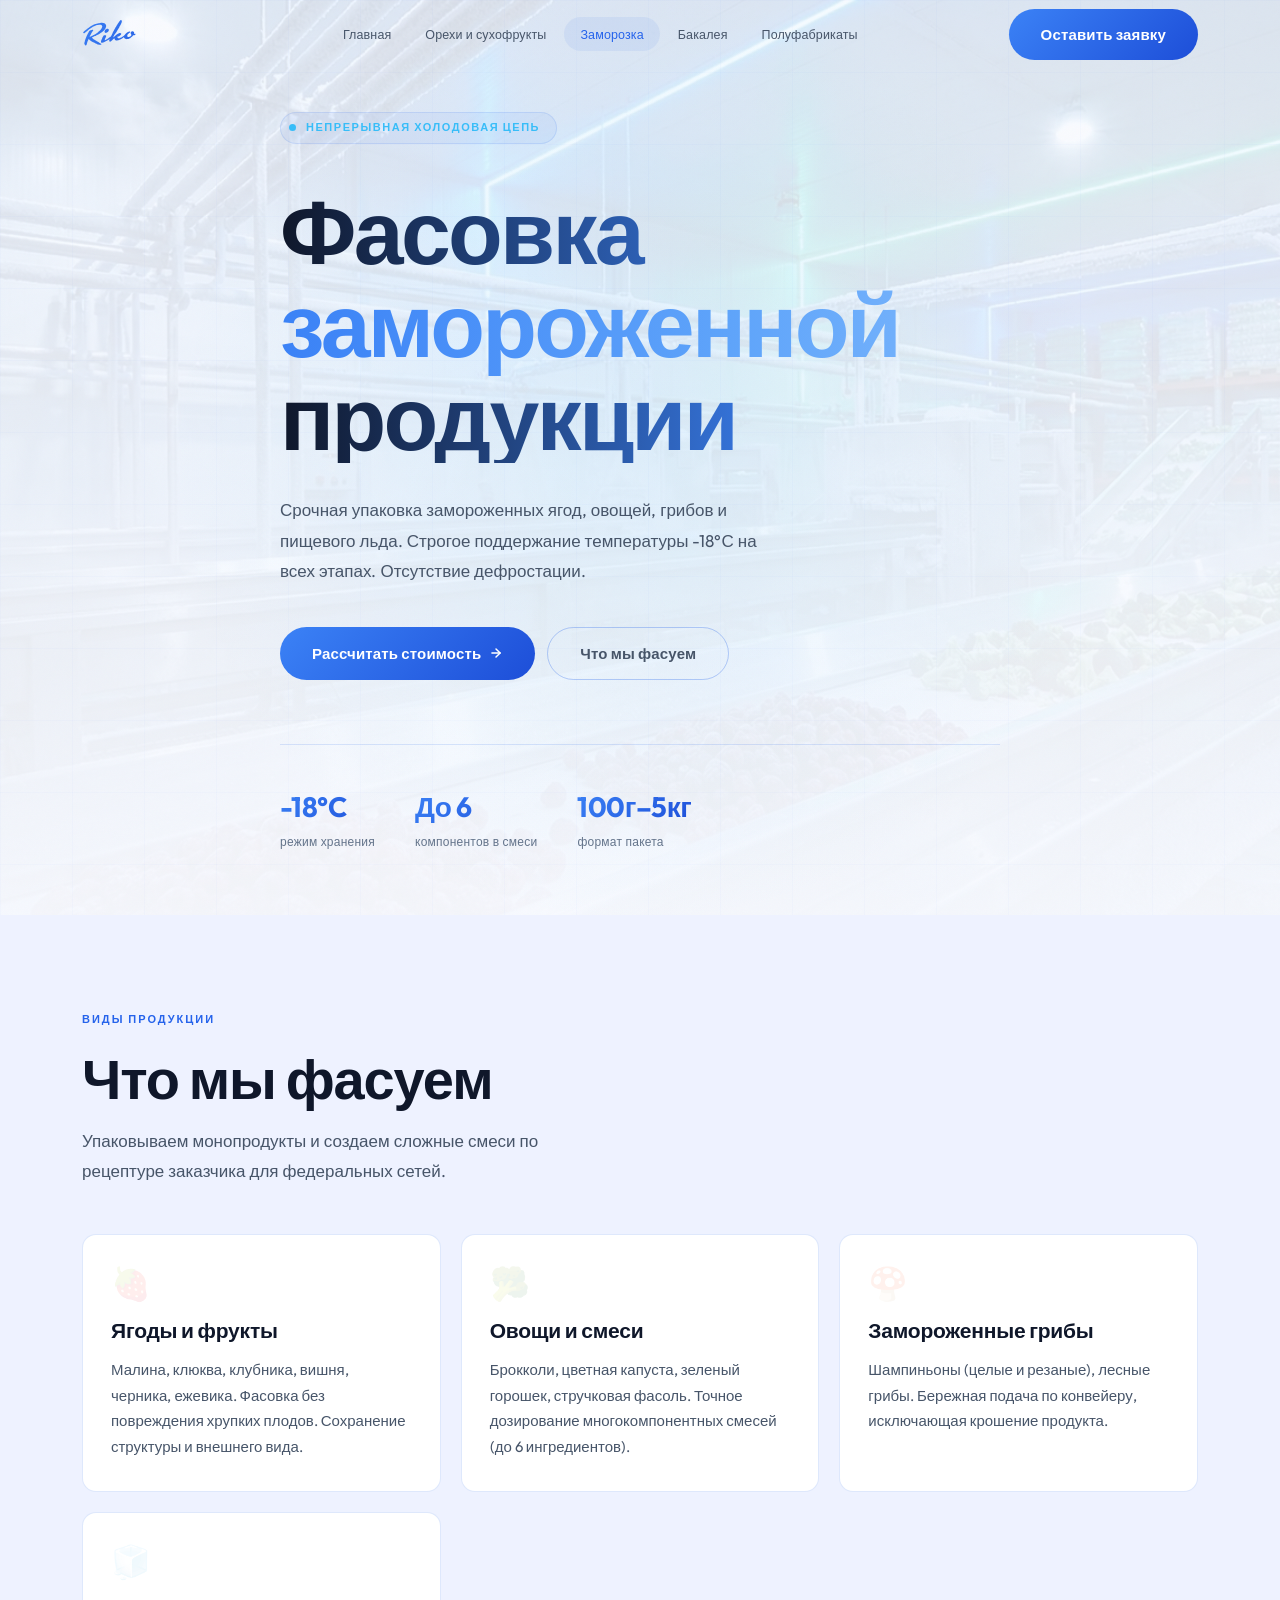
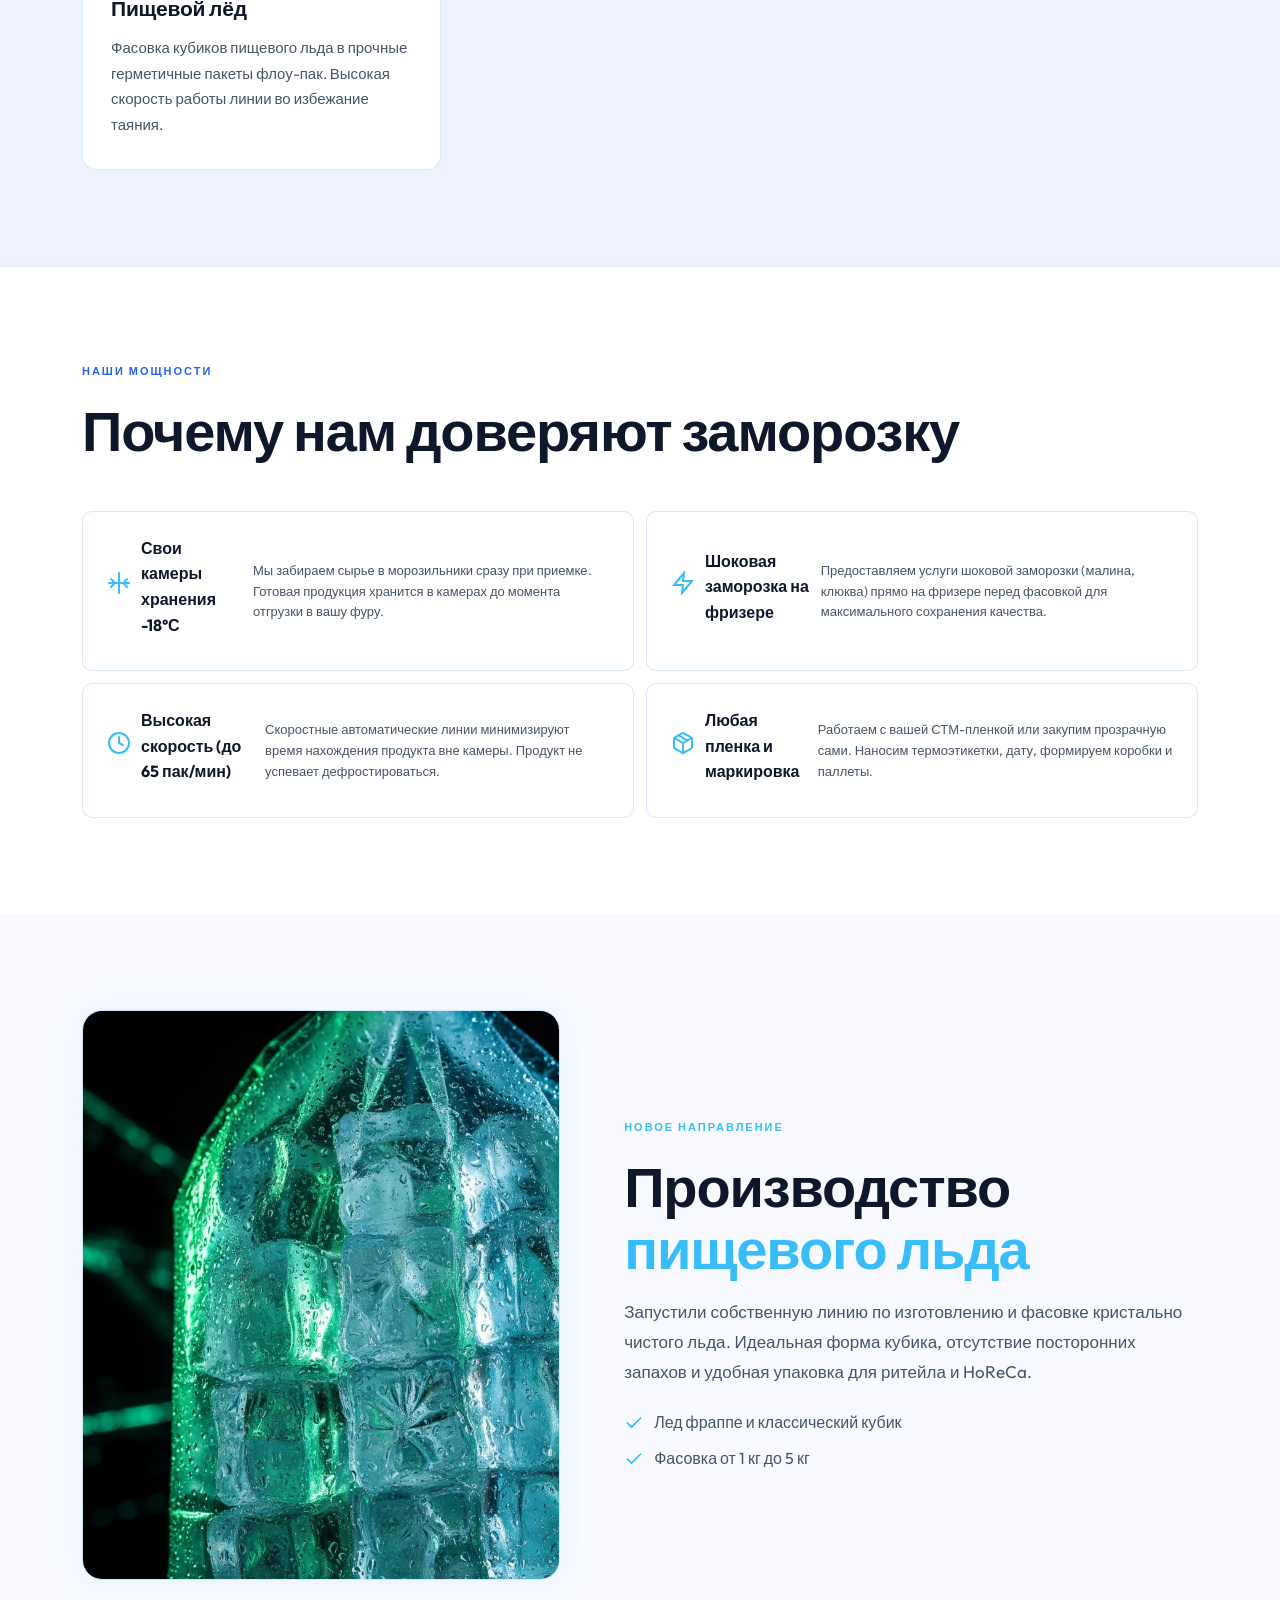
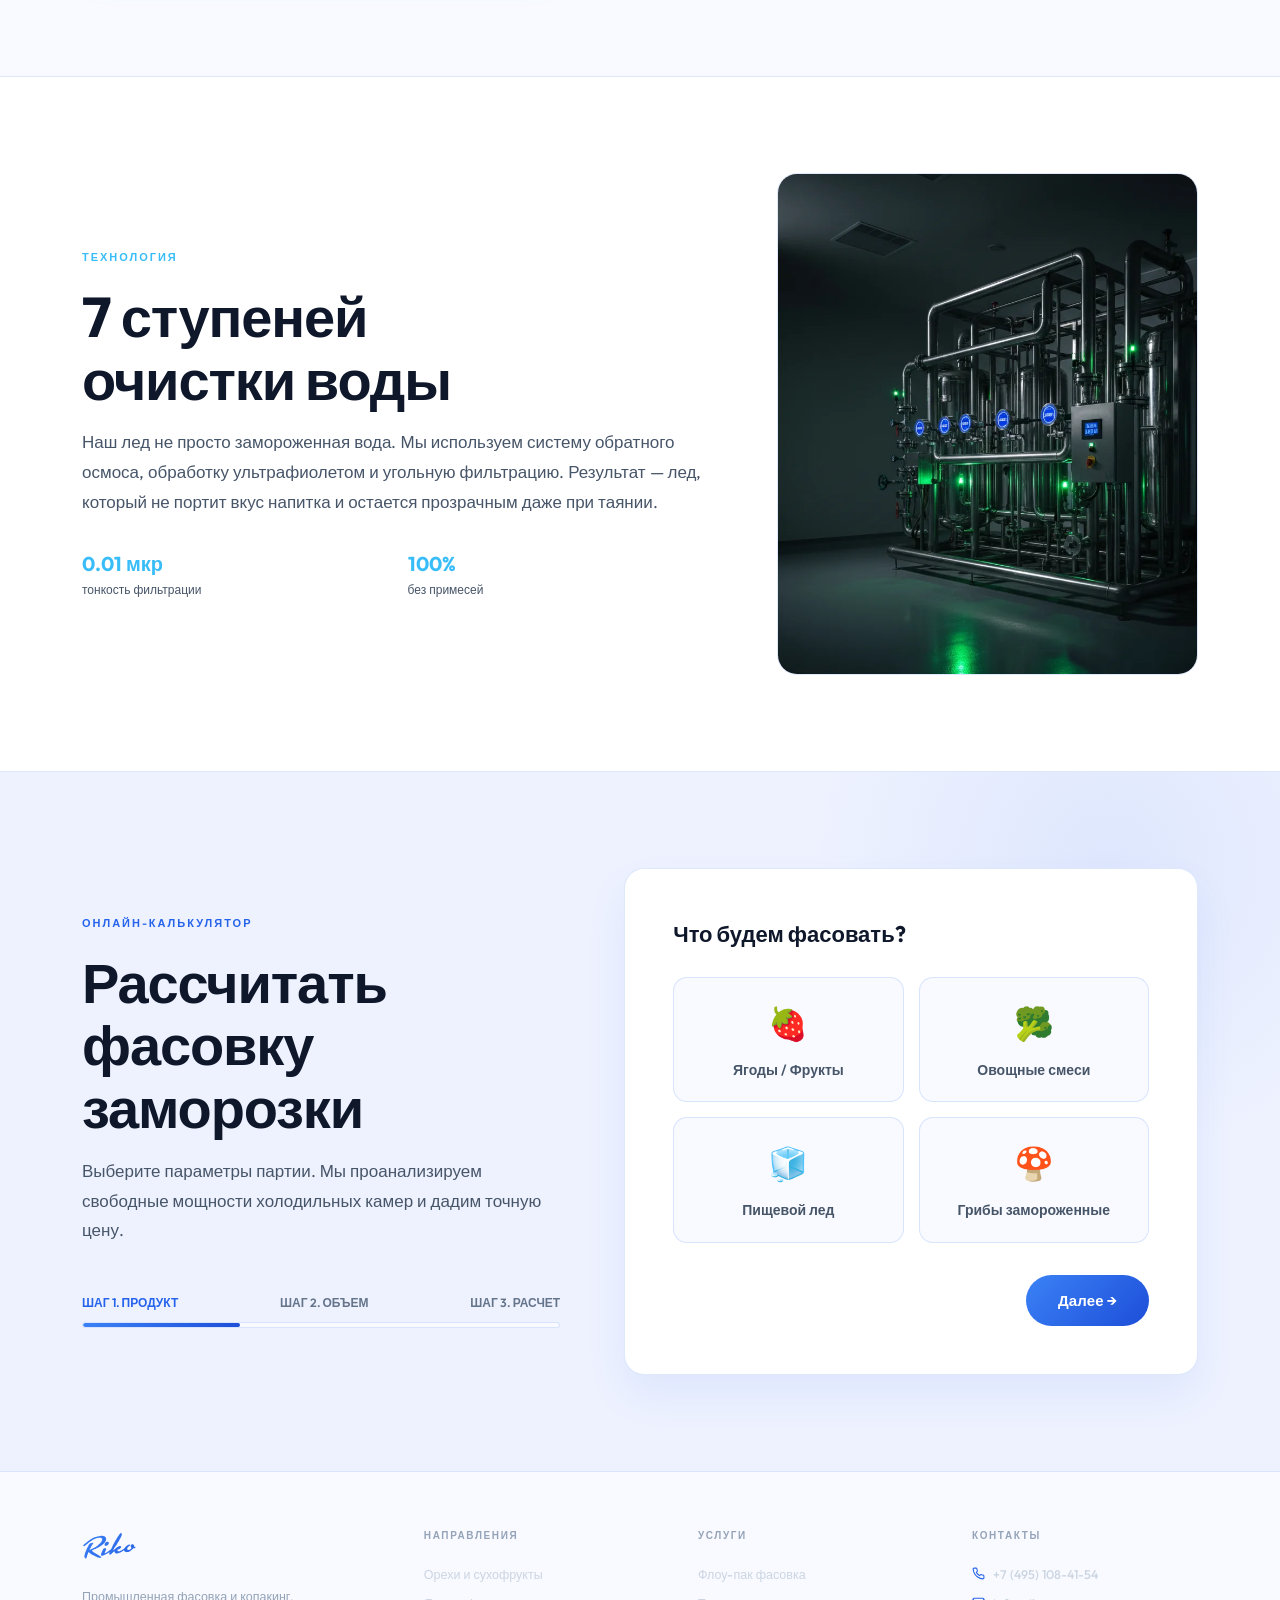
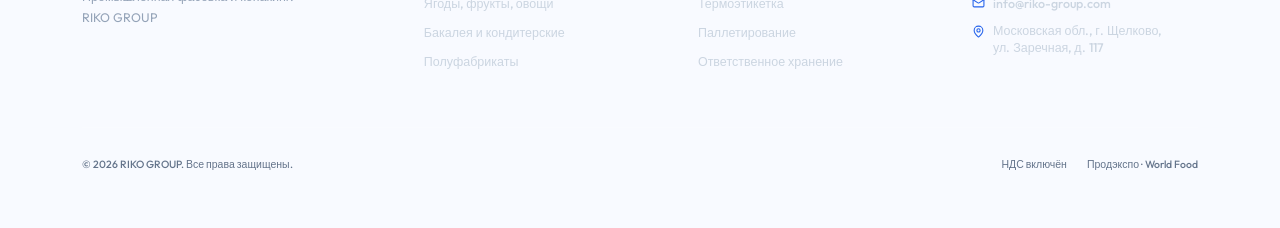
<file: frozen.html>
<!DOCTYPE html>
<html lang="ru">
<head>
    <meta charset="UTF-8">
    <meta name="viewport" content="width=device-width, initial-scale=1.0">
    <meta name="description" content="RIKO — контрактная фасовка замороженных овощей, ягод, фруктов и грибов. Камеры -18°С, шоковая заморозка, флоу-пак.">

    <title>RIKO — Фасовка замороженной продукции</title>
    <link rel="icon" type="image/svg+xml" href="img/rikologo.svg">

    <link rel="preconnect" href="https://fonts.googleapis.com">
    <link rel="preconnect" href="https://fonts.gstatic.com" crossorigin>
    <link href="https://fonts.googleapis.com/css2?family=Outfit:wght@300;400;500;600;700;800&display=swap" rel="stylesheet">

    <link rel="stylesheet" href="css/styles.css">

    <style>
        /* Специфичный фон для страницы заморозки - СВЕТЛЫЙ для читаемости */
        .hero-frozen-bg {
            position: absolute;
            inset: 0;
            z-index: 0;
            background:
                linear-gradient(to bottom, rgba(248, 250, 255, 0.85) 0%, rgba(248, 250, 255, 0.98) 100%),
                url('img/hero-frozen.webp') center center / cover no-repeat;
        }
        /* Легкое синее свечение для ледяной тематики */
        .hero-frozen-bg::before {
            content: ''; position: absolute; inset: 0;
            background: radial-gradient(circle at 50% 50%, rgba(56, 189, 248, 0.08), transparent 60%);
        }
    </style>
</head>
<body>

<nav class="nav" id="nav">
    <div class="container nav-inner">
        <a href="index.html" class="logo">
            <div class="logo-svg"></div>
        </a>

        <div class="nav-links">
            <a href="index.html">Главная</a>
            <a href="nuts.html">Орехи и сухофрукты</a>
            <a href="frozen.html" class="active">Заморозка</a>
            <a href="grocery.html">Бакалея</a>
            <a href="semifinished.html">Полуфабрикаты</a>
        </div>

        <div class="nav-right">
            <button class="btn btn-gold" onclick="document.getElementById('calc').scrollIntoView({behavior:'smooth'})">
                <span>Оставить заявку</span>
            </button>

            <button class="burger" onclick="toggleMenu()" aria-label="Открыть меню">
                <svg width="22" height="22" viewBox="0 0 24 24" fill="none" stroke="currentColor" stroke-width="2" stroke-linecap="round">
                    <path d="M4 6h16"/><path d="M4 12h16"/><path d="M4 18h16"/>
                </svg>
            </button>
        </div>
    </div>

    <div class="mobile-menu" id="mob">
        <a href="index.html">Главная</a>
        <a href="nuts.html">Орехи и сухофрукты</a>
        <a href="frozen.html">Заморозка</a>
        <a href="grocery.html">Бакалея</a>
        <a href="semifinished.html">Полуфабрикаты</a>

        <button class="btn btn-gold" style="margin-top: 1.5rem; width: 100%; justify-content: center;" onclick="toggleMenu(); document.getElementById('calc').scrollIntoView({behavior:'smooth'});">
            Оставить заявку
        </button>
    </div>
</nav>

<section class="hero" style="min-height: 70vh;">
    <div class="hero-frozen-bg">
        <div class="hero-grid"></div>
        <div class="hero-noise"></div>
    </div>

    <div class="container" style="position:relative; z-index:2; padding-top:7rem; padding-bottom:4rem;">
        <div class="hero-content">
            <div class="hero-label">
                <div class="hero-label-dot" style="background: #38bdf8;"></div>
                <span style="color: #38bdf8;">НЕПРЕРЫВНАЯ ХОЛОДОВАЯ ЦЕПЬ</span>
            </div>

            <h1>
                Фасовка<br>
                <span class="hl">замороженной</span> продукции
            </h1>

            <p class="hero-sub">
                Срочная упаковка замороженных ягод, овощей, грибов и пищевого льда.
                Строгое поддержание температуры -18°С на всех этапах. Отсутствие дефростации.
            </p>

            <div class="hero-btns">
                <button class="btn btn-gold" onclick="document.getElementById('calc').scrollIntoView({behavior:'smooth'})">
                    Рассчитать стоимость
                    <svg viewBox="0 0 24 24" fill="none" stroke="currentColor" stroke-width="2.5" stroke-linecap="round"><path d="M5 12h14"/><path d="m12 5 7 7-7 7"/></svg>
                </button>
                <button class="btn btn-outline" onclick="document.getElementById('products').scrollIntoView({behavior:'smooth'})">
                    Что мы фасуем
                </button>
            </div>

            <div class="hero-stats">
                <div>
                    <div class="hero-stat-val">-18°C</div>
                    <div class="hero-stat-label">режим хранения</div>
                </div>
                <div>
                    <div class="hero-stat-val">До 6</div>
                    <div class="hero-stat-label">компонентов в смеси</div>
                </div>
                <div>
                    <div class="hero-stat-val">100г–5кг</div>
                    <div class="hero-stat-label">формат пакета</div>
                </div>
            </div>
        </div>
    </div>
</section>

<section class="why section" id="products">
    <div class="container">
        <div class="reveal">
            <p class="section-tag">ВИДЫ ПРОДУКЦИИ</p>
            <h2 class="section-heading">Что мы фасуем</h2>
            <p class="section-desc">Упаковываем монопродукты и создаем сложные смеси по рецептуре заказчика для федеральных сетей.</p>
        </div>

        <div class="why-grid">
            <div class="why-card reveal d1">
                <div class="why-num" style="font-size: 32px; margin-bottom: 15px;">🍓</div>
                <h3>Ягоды и фрукты</h3>
                <p>Малина, клюква, клубника, вишня, черника, ежевика. Фасовка без повреждения хрупких плодов. Сохранение структуры и внешнего вида.</p>
            </div>

            <div class="why-card reveal d2">
                <div class="why-num" style="font-size: 32px; margin-bottom: 15px;">🥦</div>
                <h3>Овощи и смеси</h3>
                <p>Брокколи, цветная капуста, зеленый горошек, стручковая фасоль. Точное дозирование многокомпонентных смесей (до 6 ингредиентов).</p>
            </div>

            <div class="why-card reveal d3">
                <div class="why-num" style="font-size: 32px; margin-bottom: 15px;">🍄</div>
                <h3>Замороженные грибы</h3>
                <p>Шампиньоны (целые и резаные), лесные грибы. Бережная подача по конвейеру, исключающая крошение продукта.</p>
            </div>

            <div class="why-card reveal d4">
                <div class="why-num" style="font-size: 32px; margin-bottom: 15px;">🧊</div>
                <h3>Пищевой лёд</h3>
                <p>Фасовка кубиков пищевого льда в прочные герметичные пакеты флоу-пак. Высокая скорость работы линии во избежание таяния.</p>
            </div>
        </div>
    </div>
</section>

<section class="process section" style="background: var(--bg-card); border-top: 1px solid var(--border);">
    <div class="container">
        <div class="reveal">
            <p class="section-tag">НАШИ МОЩНОСТИ</p>
            <h2 class="section-heading">Почему нам доверяют заморозку</h2>
        </div>

        <div class="tech-details" style="margin-top: 3rem; grid-template-columns: repeat(2, 1fr);">

            <div class="tech-pill reveal d1" style="padding: 24px;">
                <svg viewBox="0 0 24 24" fill="none" stroke="currentColor" stroke-width="2" stroke-linecap="round" style="width:24px; height:24px; color:#38bdf8; margin-bottom: 15px;"><path d="M2 12h20"/><path d="M12 2v20"/><path d="m20 16-4-4 4-4"/><path d="m4 8 4 4-4 4"/></svg>
                <h4 style="font-size: 16px; margin-bottom: 8px; color: var(--text); font-weight: 700;">Свои камеры хранения -18°С</h4>
                <p style="font-size: 13px; color: var(--text-secondary); line-height: 1.6;">Мы забираем сырье в морозильники сразу при приемке. Готовая продукция хранится в камерах до момента отгрузки в вашу фуру.</p>
            </div>

            <div class="tech-pill reveal d2" style="padding: 24px;">
                <svg viewBox="0 0 24 24" fill="none" stroke="currentColor" stroke-width="2" stroke-linecap="round" style="width:24px; height:24px; color:#38bdf8; margin-bottom: 15px;"><path d="M13 2 3 14h9l-1 8 10-12h-9l1-8z"/></svg>
                <h4 style="font-size: 16px; margin-bottom: 8px; color: var(--text); font-weight: 700;">Шоковая заморозка на фризере</h4>
                <p style="font-size: 13px; color: var(--text-secondary); line-height: 1.6;">Предоставляем услуги шоковой заморозки (малина, клюква) прямо на фризере перед фасовкой для максимального сохранения качества.</p>
            </div>

            <div class="tech-pill reveal d3" style="padding: 24px;">
                <svg viewBox="0 0 24 24" fill="none" stroke="currentColor" stroke-width="2" stroke-linecap="round" style="width:24px; height:24px; color:#38bdf8; margin-bottom: 15px;"><circle cx="12" cy="12" r="10"/><path d="M12 6v6l4 2"/></svg>
                <h4 style="font-size: 16px; margin-bottom: 8px; color: var(--text); font-weight: 700;">Высокая скорость (до 65 пак/мин)</h4>
                <p style="font-size: 13px; color: var(--text-secondary); line-height: 1.6;">Скоростные автоматические линии минимизируют время нахождения продукта вне камеры. Продукт не успевает дефростироваться.</p>
            </div>

            <div class="tech-pill reveal d4" style="padding: 24px;">
                <svg viewBox="0 0 24 24" fill="none" stroke="currentColor" stroke-width="2" stroke-linecap="round" style="width:24px; height:24px; color:#38bdf8; margin-bottom: 15px;"><path d="m7.5 4.27 9 5.15"/><path d="M21 8a2 2 0 0 0-1-1.73l-7-4a2 2 0 0 0-2 0l-7 4A2 2 0 0 0 3 8v8a2 2 0 0 0 1 1.73l7 4a2 2 0 0 0 2 0l7-4A2 2 0 0 0 21 16Z"/><path d="m3.3 7 8.7 5 8.7-5"/><path d="M12 22V12"/></svg>
                <h4 style="font-size: 16px; margin-bottom: 8px; color: var(--text); font-weight: 700;">Любая пленка и маркировка</h4>
                <p style="font-size: 13px; color: var(--text-secondary); line-height: 1.6;">Работаем с вашей СТМ-пленкой или закупим прозрачную сами. Наносим термоэтикетки, дату, формируем коробки и паллеты.</p>
            </div>

        </div>
    </div>
</section>

<section class="ice-section section" style="background: var(--bg); position: relative; overflow: hidden;">
    <div class="container">
        <div class="video-layout-horizontal">
            <div class="video-player-col reveal d1">
                <div class="ice-image-wrapper" style="border: 1px solid var(--border); border-radius: 20px; overflow: hidden; box-shadow: 0 0 30px rgba(56, 189, 248, 0.1);">
                    <img src="img/ice-product.webp" alt="Пищевой лед RIKO" style="width: 100%; display: block;">
                </div>
            </div>

            <div class="video-text reveal d2">
                <p class="section-tag" style="color: #38bdf8; border-color: rgba(56, 189, 248, 0.3);">НОВОЕ НАПРАВЛЕНИЕ</p>
                <h2 class="section-heading">Производство <br><span style="color: #38bdf8;">пищевого льда</span></h2>
                <p class="section-desc">
                    Запустили собственную линию по изготовлению и фасовке кристально чистого льда.
                    Идеальная форма кубика, отсутствие посторонних запахов и удобная упаковка для ритейла и HoReCa.
                </p>
                <ul style="list-style: none; padding: 0; margin-top: 1.5rem;">
                    <li style="display: flex; align-items: center; gap: 10px; margin-bottom: 10px; color: var(--text-secondary);">
                        <svg width="20" height="20" viewBox="0 0 24 24" fill="none" stroke="#38bdf8" stroke-width="2" stroke-linecap="round" stroke-linejoin="round"><polyline points="20 6 9 17 4 12"></polyline></svg>
                        Лед фраппе и классический кубик
                    </li>
                    <li style="display: flex; align-items: center; gap: 10px; color: var(--text-secondary);">
                        <svg width="20" height="20" viewBox="0 0 24 24" fill="none" stroke="#38bdf8" stroke-width="2" stroke-linecap="round" stroke-linejoin="round"><polyline points="20 6 9 17 4 12"></polyline></svg>
                        Фасовка от 1 кг до 5 кг
                    </li>
                </ul>
            </div>
        </div>
    </div>
</section>

<section class="purity-section section" style="background: var(--bg-card); border-top: 1px solid var(--border); border-bottom: 1px solid var(--border);">
    <div class="container">
        <div class="video-layout">
            <div class="video-text reveal d1">
                <p class="section-tag" style="color: #38bdf8; border-color: rgba(56, 189, 248, 0.3);">ТЕХНОЛОГИЯ</p>
                <h2 class="section-heading">7 ступеней <br>очистки воды</h2>
                <p class="section-desc">
                    Наш лед не просто замороженная вода. Мы используем систему обратного осмоса,
                    обработку ультрафиолетом и угольную фильтрацию. Результат — лед, который не портит вкус напитка и остается прозрачным даже при таянии.
                </p>
                <div style="display: grid; grid-template-columns: 1fr 1fr; gap: 20px; margin-top: 2rem;">
                    <div>
                        <div style="color: #38bdf8; font-weight: 700; font-size: 20px;">0.01 мкр</div>
                        <div style="font-size: 12px; color: var(--text-secondary);">тонкость фильтрации</div>
                    </div>
                    <div>
                        <div style="color: #38bdf8; font-weight: 700; font-size: 20px;">100%</div>
                        <div style="font-size: 12px; color: var(--text-secondary);">без примесей</div>
                    </div>
                </div>
            </div>

            <div class="video-player-col reveal d2">
                <div class="ice-image-wrapper" style="border: 1px solid var(--border); border-radius: 20px; overflow: hidden; max-width: 450px;">
                    <img src="img/water-filter.webp" alt="Система очистки воды RIKO" style="width: 100%; display: block;">
                </div>
            </div>
        </div>
    </div>
</section>

<section class="calc-section section" id="calc">
    <div class="calc-glow"></div>
    <div class="container">
        <div class="calc-wrap reveal">
            <div class="calc-info">
                <p class="section-tag">ОНЛАЙН-КАЛЬКУЛЯТОР</p>
                <h2 class="section-heading">Рассчитать фасовку заморозки</h2>
                <p class="section-desc">Выберите параметры партии. Мы проанализируем свободные мощности холодильных камер и дадим точную цену.</p>

                <div class="calc-progress">
                    <div class="progress-labels">
                        <span class="active" id="label-1">Шаг 1. Продукт</span>
                        <span id="label-2">Шаг 2. Объем</span>
                        <span id="label-3">Шаг 3. Расчет</span>
                    </div>
                    <div class="progress-track">
                        <div class="progress-fill" id="progress-fill" style="width: 33%;"></div>
                    </div>
                </div>
            </div>

            <div class="calc-box">
                <div class="calc-step active" id="step-1">
    <h3>Что будем фасовать?</h3>
    <div class="calc-grid">
        <div class="calc-card" onclick="selectOption(this, 'product')">
            <span class="calc-icon">🍓</span>
            <span>Ягоды / Фрукты</span>
        </div>
        <div class="calc-card" onclick="selectOption(this, 'product')">
            <span class="calc-icon">🥦</span>
            <span>Овощные смеси</span>
        </div>
        <div class="calc-card" onclick="selectOption(this, 'product')">
            <span class="calc-icon">🧊</span>
            <span>Пищевой лед</span> </div>
        <div class="calc-card" onclick="selectOption(this, 'product')">
            <span class="calc-icon">🍄</span>
            <span>Грибы замороженные</span>
        </div>
    </div>
    <button class="btn btn-gold calc-next" onclick="nextStep(2)">Далее →</button>
</div>

                <div class="calc-step" id="step-2">
                    <h3>Параметры партии</h3>
                    <div class="calc-group">
                        <label>Вес одного пакета (флоу-пак):</label>
                        <div class="calc-pills">
                            <div class="calc-pill" onclick="selectOption(this, 'weight')">До 400 г</div>
                            <div class="calc-pill" onclick="selectOption(this, 'weight')">400 г - 1 кг</div>
                            <div class="calc-pill" onclick="selectOption(this, 'weight')">1 кг - 5 кг</div>
                        </div>
                    </div>
                    <div class="calc-group" style="margin-top: 20px;">
                        <label>Ориентировочный объем в месяц:</label>
                        <div class="calc-pills">
                            <div class="calc-pill" onclick="selectOption(this, 'volume')">До 1 тонны</div>
                            <div class="calc-pill" onclick="selectOption(this, 'volume')">1 - 5 тонн</div>
                            <div class="calc-pill" onclick="selectOption(this, 'volume')">Более 5 тонн</div>
                        </div>
                    </div>
                    <div class="calc-actions">
                        <button class="btn btn-outline" onclick="nextStep(1)">← Назад</button>
                        <button class="btn btn-gold calc-next" onclick="startCalculation()">Рассчитать стоимость</button>
                    </div>
                </div>

                <div class="calc-step" id="step-3">
                    <div id="calc-loader" class="calc-loader">
                        <div class="spinner"></div>
                        <h3 class="pulsate">Анализируем холодильные камеры...</h3>
                        <p>Подбираем оптимальную линию фасовки</p>
                    </div>
                    <div id="calc-result" class="calc-result" style="display: none;">
                        <h3>✅ Мощности подтверждены!</h3>
                        <p class="result-desc">Оставьте номер телефона — наш технолог перезвонит вам в течение 15 минут, задаст уточняющие вопросы по упаковке и назовет точную цену.</p>
                        <form onsubmit="handleFinalSubmit(event)">
                            <div class="field">
                                <input type="text" placeholder="Ваше имя" required>
                            </div>
                            <div class="field">
                                <input type="tel" placeholder="+7 (903) 778-46-88" required>
                            </div>
                            <button type="submit" class="btn btn-gold" style="width: 100%; justify-content: center;">
                                Получить расчет
                                <svg viewBox="0 0 24 24" fill="none" stroke="currentColor" stroke-width="2.5" stroke-linecap="round"><path d="M5 12h14"/><path d="m12 5 7 7-7 7"/></svg>
                            </button>
                        </form>
                    </div>
                </div>
            </div>
        </div>
    </div>
</section>

<footer class="footer section" style="padding: 3.5rem 0; background: var(--bg); border-top: 1px solid var(--border);">
    <div class="container">
        <div class="footer-grid">
            <div class="footer-brand">
                <a href="index.html" class="logo">
                    <div class="logo-svg"></div>
                </a>
                <p>Промышленная фасовка и копакинг.<br>RIKO GROUP</p>
            </div>
            <div>
                <h4>Направления</h4>
                <div class="footer-links">
                    <a href="nuts.html">Орехи и сухофрукты</a>
                    <a href="frozen.html">Ягоды, фрукты, овощи</a>
                    <a href="grocery.html">Бакалея и кондитерские</a>
                    <a href="semifinished.html">Полуфабрикаты</a>
                </div>
            </div>
            <div>
                <h4>Услуги</h4>
                <div class="footer-links">
                    <span>Флоу-пак фасовка</span>
                    <span>Термоэтикетка</span>
                    <span>Паллетирование</span>
                    <span>Ответственное хранение</span>
                </div>
            </div>
            <div>
                <h4>Контакты</h4>
                <div class="footer-links">
                    <div class="contact-row">
                        <svg viewBox="0 0 24 24" fill="none" stroke="currentColor" stroke-width="2" stroke-linecap="round"><path d="M22 16.92v3a2 2 0 0 1-2.18 2 19.79 19.79 0 0 1-8.63-3.07 19.5 19.5 0 0 1-6-6 19.79 19.79 0 0 1-3.07-8.67A2 2 0 0 1 4.11 2h3a2 2 0 0 1 2 1.72 12.84 12.84 0 0 0 .7 2.81 2 2 0 0 1-.45 2.11L8.09 9.91a16 16 0 0 0 6 6l1.27-1.27a2 2 0 0 1 2.11-.45 12.84 12.84 0 0 0 2.81.7A2 2 0 0 1 22 16.92z"/></svg>
                        <a href="tel:+74951084154">+7 (495) 108-41-54</a>
                    </div>
                    <div class="contact-row">
                        <svg viewBox="0 0 24 24" fill="none" stroke="currentColor" stroke-width="2" stroke-linecap="round"><rect width="20" height="16" x="2" y="4" rx="2"/><path d="m22 7-8.97 5.7a1.94 1.94 0 0 1-2.06 0L2 7"/></svg>
                        <a href="mailto:info@riko-group.com">info@riko-group.com</a>
                    </div>
                    <div class="contact-row" style="align-items: flex-start;">
                        <svg viewBox="0 0 24 24" fill="none" stroke="currentColor" stroke-width="2" stroke-linecap="round" style="margin-top: 3px;"><path d="M20 10c0 4.993-5.539 10.193-7.399 11.799a1 1 0 0 1-1.202 0C9.539 20.193 4 14.993 4 10a8 8 0 0 1 16 0"/><circle cx="12" cy="10" r="3"/></svg>
                        <span style="line-height: 1.4;">Московская обл., г. Щелково,<br>ул. Заречная, д. 117</span>
                    </div>
                </div>
            </div>
        </div>
        <div class="footer-bottom">
            <span>© 2026 RIKO GROUP. Все права защищены.</span>
            <div style="display: flex; gap: 20px;">
                <span>НДС включён</span>
                <span>Продэкспо · World Food</span>
            </div>
        </div>
    </div>
</footer>

<script src="js/main.js"></script>
</body>
</html>
</file>
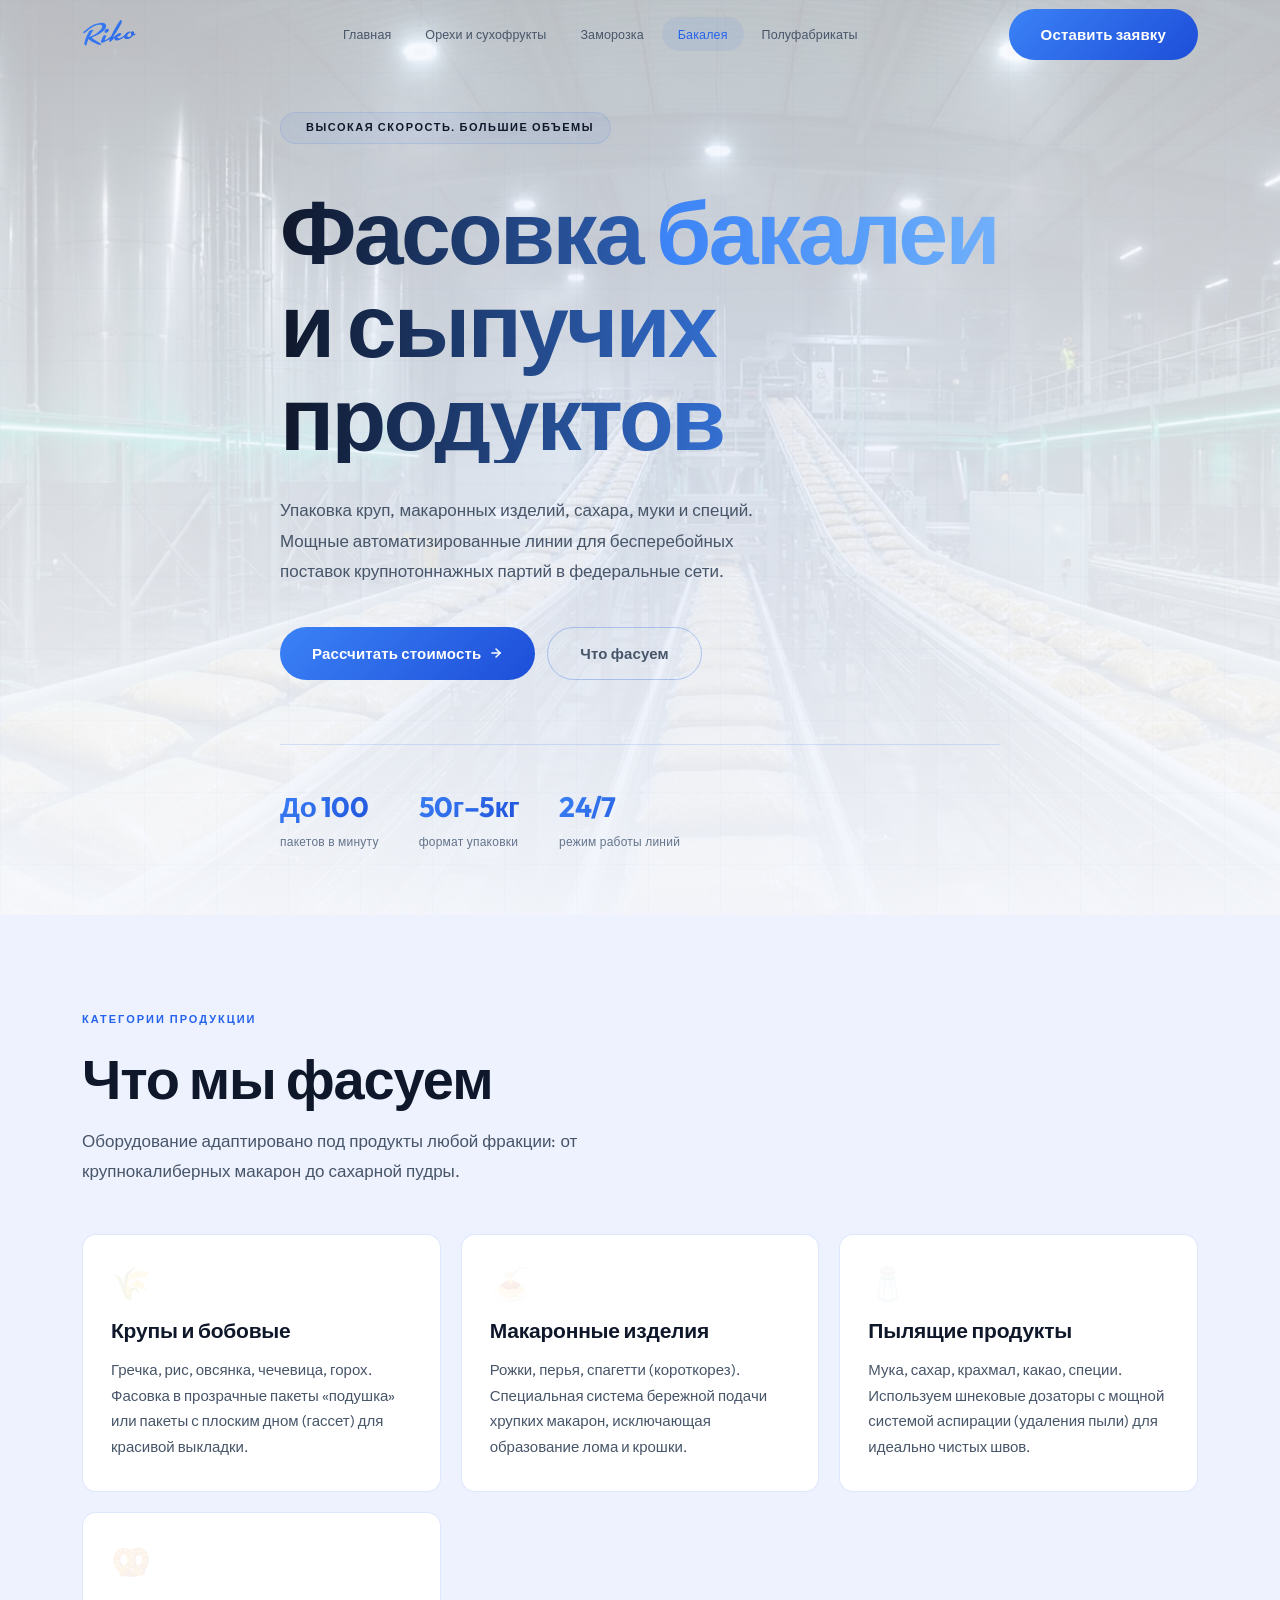
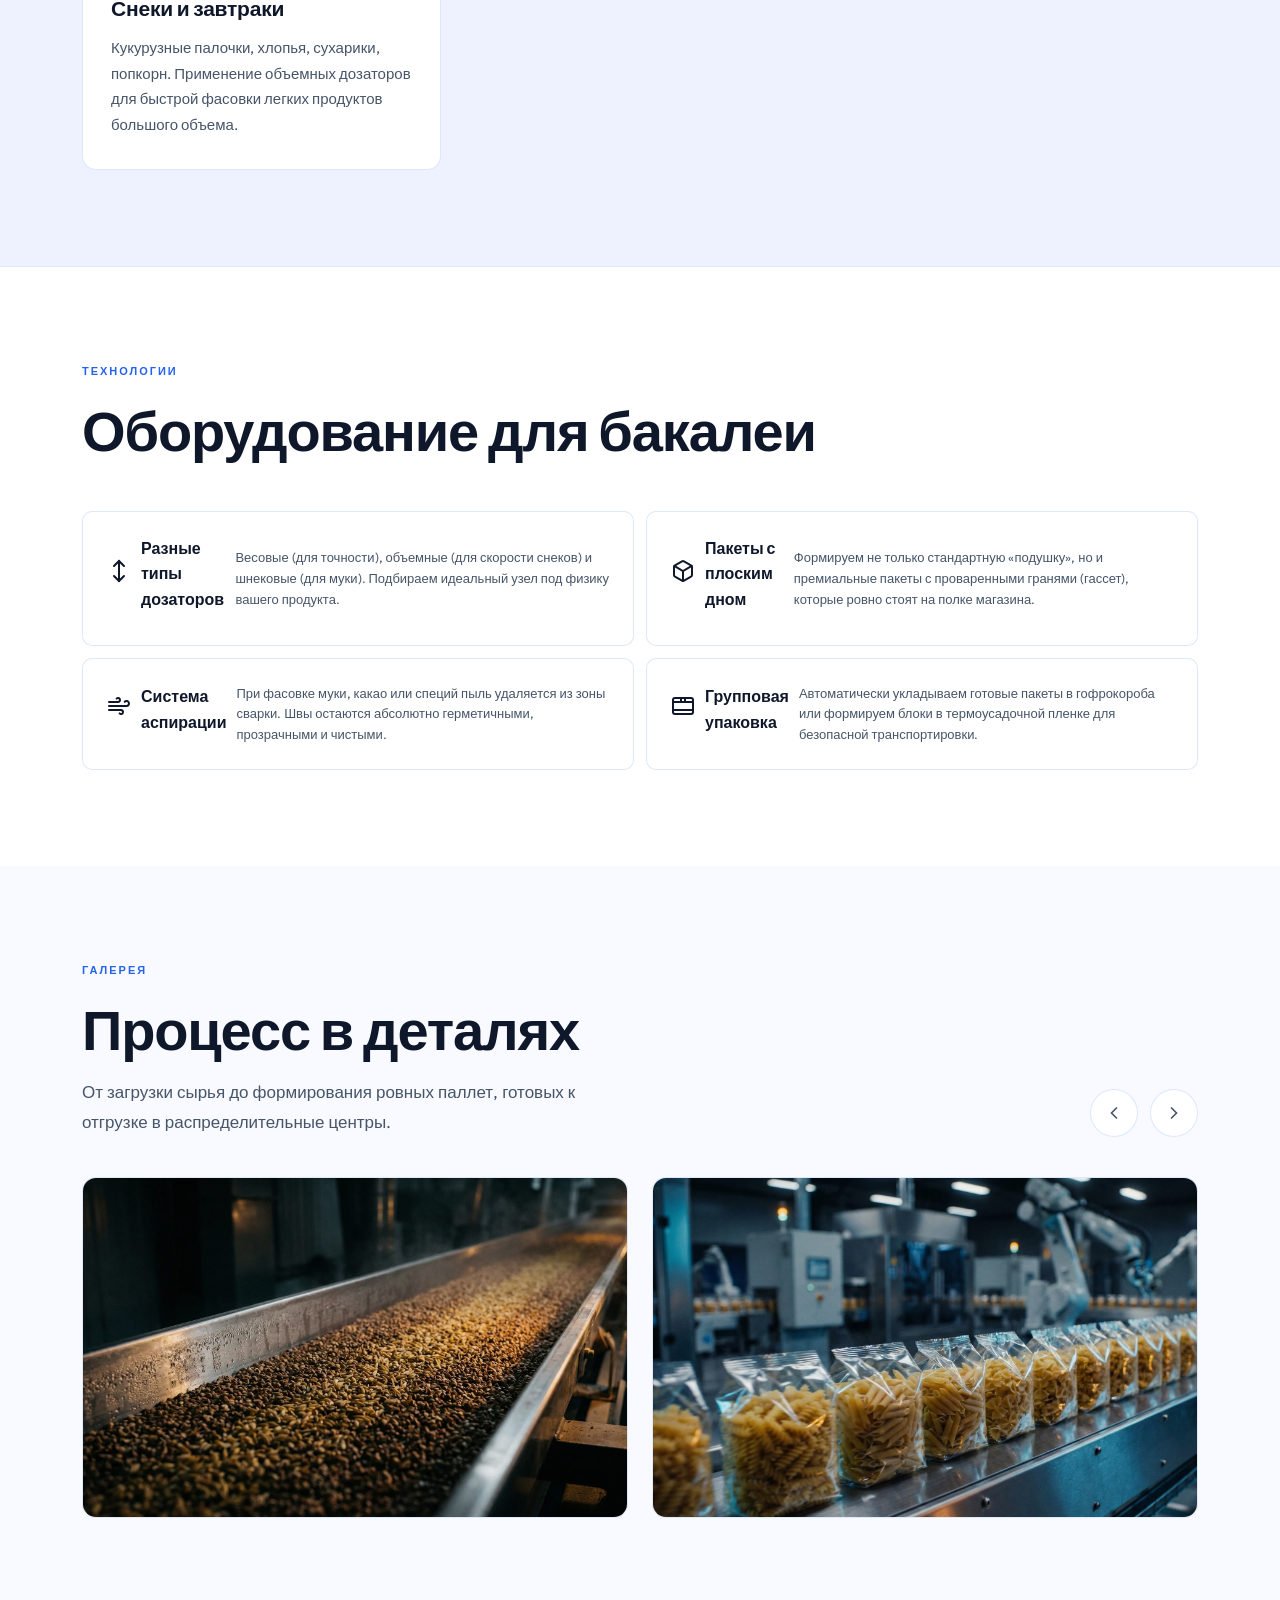
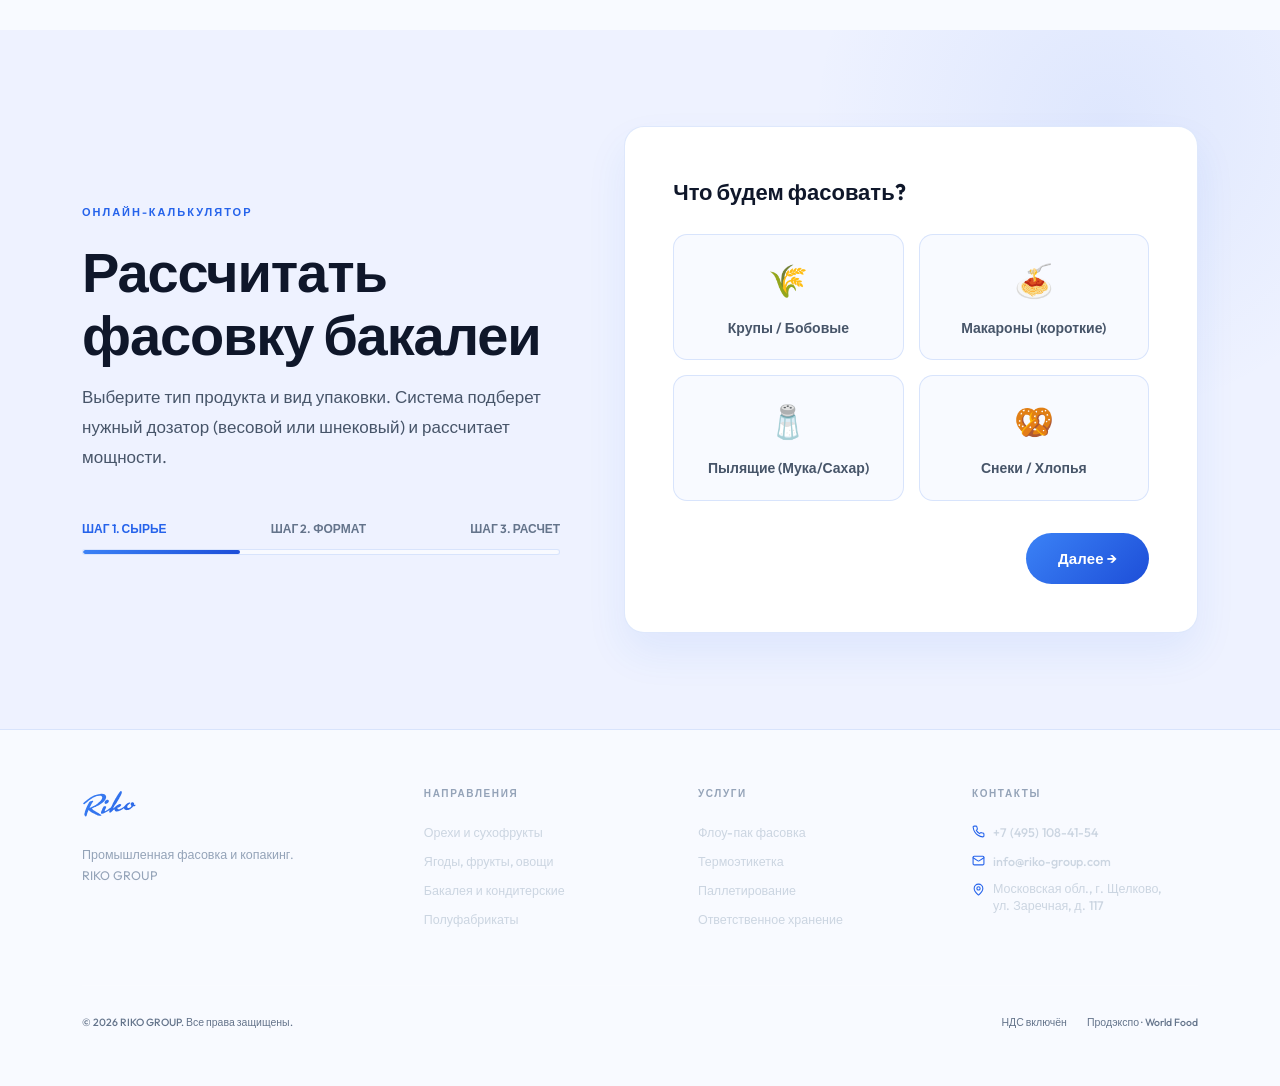
<file: grocery.html>
<!DOCTYPE html>
<html lang="ru">
<head>
    <meta charset="UTF-8">
    <meta name="viewport" content="width=device-width, initial-scale=1.0">
    <meta name="description" content="RIKO — контрактная фасовка бакалеи, круп, макарон, сахара и муки. Высокоскоростные линии, шнековые дозаторы, пылеудаление.">
    <title>RIKO — Фасовка бакалеи и сыпучих продуктов</title>
    <link rel="icon" type="image/svg+xml" href="img/rikologo.svg">
    <link rel="preconnect" href="https://fonts.googleapis.com">
    <link rel="preconnect" href="https://fonts.gstatic.com" crossorigin>
    <link href="https://fonts.googleapis.com/css2?family=Outfit:wght@300;400;500;600;700;800&display=swap" rel="stylesheet">
    <link rel="stylesheet" href="css/styles.css">
</head>
<body>
<!-- Yandex.Metrika counter -->
<script type="text/javascript">
    (function(m,e,t,r,i,k,a){
        m[i]=m[i]||function(){(m[i].a=m[i].a||[]).push(arguments)};
        m[i].l=1*new Date();
        for (var j = 0; j < document.scripts.length; j++) {if (document.scripts[j].src === r) { return; }}
        k=e.createElement(t),a=e.getElementsByTagName(t)[0],k.async=1,k.src=r,a.parentNode.insertBefore(k,a)
    })(window, document,'script','https://mc.yandex.ru/metrika/tag.js?id=109884459', 'ym');

    ym(109884459, 'init', {ssr:true, webvisor:true, clickmap:true, ecommerce:"dataLayer", referrer: document.referrer, url: location.href, accurateTrackBounce:true, trackLinks:true});
</script>
<noscript><div><img src="https://mc.yandex.ru/watch/109884459" style="position:absolute; left:-9999px;" alt="" /></div></noscript>
<!-- /Yandex.Metrika counter -->
<nav class="nav" id="nav">
    <div class="container nav-inner">
        <a href="index.html" class="logo">
            <div class="logo-svg"></div>
        </a>

        <div class="nav-links">
            <a href="index.html">Главная</a>
            <a href="nuts.html">Орехи и сухофрукты</a>
            <a href="frozen.html">Заморозка</a>
            <a href="grocery.html" class="active">Бакалея</a>
            <a href="semifinished.html">Полуфабрикаты</a>
        </div>

        <div class="nav-right">
            <button class="btn btn-gold" onclick="document.getElementById('calc').scrollIntoView({behavior:'smooth'})">
                <span>Оставить заявку</span>
            </button>

            <button class="burger" onclick="toggleMenu()" aria-label="Открыть меню">
                <svg width="22" height="22" viewBox="0 0 24 24" fill="none" stroke="currentColor" stroke-width="2" stroke-linecap="round">
                    <path d="M4 6h16"/><path d="M4 12h16"/><path d="M4 18h16"/>
                </svg>
            </button>
        </div>
    </div>

    <div class="mobile-menu" id="mob">
        <a href="index.html">Главная</a>
        <a href="nuts.html">Орехи и сухофрукты</a>
        <a href="frozen.html">Заморозка</a>
        <a href="grocery.html">Бакалея</a>
        <a href="semifinished.html">Полуфабрикаты</a>

        <button class="btn btn-gold" style="margin-top: 1.5rem; width: 100%; justify-content: center;" onclick="toggleMenu(); document.getElementById('calc').scrollIntoView({behavior:'smooth'});">
            Оставить заявку
        </button>
    </div>
</nav>

<section class="hero" style="min-height: 70vh;">
    <div class="hero-grocery-bg">
        <div class="hero-grid"></div>
        <div class="hero-noise"></div>
    </div>

    <div class="container" style="position:relative; z-index:2; padding-top:7rem; padding-bottom:4rem;">
        <div class="hero-content">
            <div class="hero-label">
                <div class="hero-label-dot" style="background: var(--gold);"></div>
                <span style="color: var(--gold);">ВЫСОКАЯ СКОРОСТЬ. БОЛЬШИЕ ОБЪЕМЫ</span>
            </div>

            <h1>
                Фасовка <span class="hl">бакалеи</span><br>
                и сыпучих продуктов
            </h1>

            <p class="hero-sub">
                Упаковка круп, макаронных изделий, сахара, муки и специй.
                Мощные автоматизированные линии для бесперебойных поставок крупнотоннажных партий в федеральные сети.
            </p>

            <div class="hero-btns">
                <button class="btn btn-gold" onclick="document.getElementById('calc').scrollIntoView({behavior:'smooth'})">
                    Рассчитать стоимость
                    <svg viewBox="0 0 24 24" fill="none" stroke="currentColor" stroke-width="2.5" stroke-linecap="round"><path d="M5 12h14"/><path d="m12 5 7 7-7 7"/></svg>
                </button>
                <button class="btn btn-outline" onclick="document.getElementById('products').scrollIntoView({behavior:'smooth'})">
                    Что фасуем
                </button>
            </div>

            <div class="hero-stats">
                <div>
                    <div class="hero-stat-val">До 100</div>
                    <div class="hero-stat-label">пакетов в минуту</div>
                </div>
                <div>
                    <div class="hero-stat-val">50г–5кг</div>
                    <div class="hero-stat-label">формат упаковки</div>
                </div>
                <div>
                    <div class="hero-stat-val">24/7</div>
                    <div class="hero-stat-label">режим работы линий</div>
                </div>
            </div>
        </div>
    </div>
</section>

<section class="why section" id="products">
    <div class="container">
        <div class="reveal">
            <p class="section-tag">КАТЕГОРИИ ПРОДУКЦИИ</p>
            <h2 class="section-heading">Что мы фасуем</h2>
            <p class="section-desc">Оборудование адаптировано под продукты любой фракции: от крупнокалиберных макарон до сахарной пудры.</p>
        </div>

        <div class="why-grid">
            <div class="why-card reveal d1">
                <div class="why-num" style="font-size: 32px; margin-bottom: 15px;">🌾</div>
                <h3>Крупы и бобовые</h3>
                <p>Гречка, рис, овсянка, чечевица, горох. Фасовка в прозрачные пакеты «подушка» или пакеты с плоским дном (гассет) для красивой выкладки.</p>
            </div>
            <div class="why-card reveal d2">
                <div class="why-num" style="font-size: 32px; margin-bottom: 15px;">🍝</div>
                <h3>Макаронные изделия</h3>
                <p>Рожки, перья, спагетти (короткорез). Специальная система бережной подачи хрупких макарон, исключающая образование лома и крошки.</p>
            </div>
            <div class="why-card reveal d3">
                <div class="why-num" style="font-size: 32px; margin-bottom: 15px;">🧂</div>
                <h3>Пылящие продукты</h3>
                <p>Мука, сахар, крахмал, какао, специи. Используем шнековые дозаторы с мощной системой аспирации (удаления пыли) для идеально чистых швов.</p>
            </div>
            <div class="why-card reveal d4">
                <div class="why-num" style="font-size: 32px; margin-bottom: 15px;">🥨</div>
                <h3>Снеки и завтраки</h3>
                <p>Кукурузные палочки, хлопья, сухарики, попкорн. Применение объемных дозаторов для быстрой фасовки легких продуктов большого объема.</p>
            </div>
        </div>
    </div>
</section>

<section class="process section" style="background: var(--bg-card); border-top: 1px solid var(--border);">
    <div class="container">
        <div class="reveal">
            <p class="section-tag">ТЕХНОЛОГИИ</p>
            <h2 class="section-heading">Оборудование для бакалеи</h2>
        </div>

        <div class="tech-details" style="margin-top: 3rem; grid-template-columns: repeat(2, 1fr);">

            <div class="tech-pill reveal d1" style="padding: 24px;">
                <svg viewBox="0 0 24 24" fill="none" stroke="currentColor" stroke-width="2" stroke-linecap="round" style="width:24px; height:24px; color:var(--gold); margin-bottom: 15px;"><path d="M12 2v20"/><path d="m17 7-5-5-5 5"/><path d="m17 17-5 5-5-5"/></svg>
                <h4 style="font-size: 16px; margin-bottom: 8px; color: var(--text); font-weight: 700;">Разные типы дозаторов</h4>
                <p style="font-size: 13px; color: var(--text-secondary); line-height: 1.6;">Весовые (для точности), объемные (для скорости снеков) и шнековые (для муки). Подбираем идеальный узел под физику вашего продукта.</p>
            </div>

            <div class="tech-pill reveal d2" style="padding: 24px;">
                <svg viewBox="0 0 24 24" fill="none" stroke="currentColor" stroke-width="2" stroke-linecap="round" style="width:24px; height:24px; color:var(--gold); margin-bottom: 15px;"><path d="M21 16V8a2 2 0 0 0-1-1.73l-7-4a2 2 0 0 0-2 0l-7 4A2 2 0 0 0 3 8v8a2 2 0 0 0 1 1.73l7 4a2 2 0 0 0 2 0l7-4A2 2 0 0 0 21 16z"/><polyline points="3.27 6.96 12 12.01 20.73 6.96"/><line x1="12" y1="22.08" x2="12" y2="12"/></svg>
                <h4 style="font-size: 16px; margin-bottom: 8px; color: var(--text); font-weight: 700;">Пакеты с плоским дном</h4>
                <p style="font-size: 13px; color: var(--text-secondary); line-height: 1.6;">Формируем не только стандартную «подушку», но и премиальные пакеты с проваренными гранями (гассет), которые ровно стоят на полке магазина.</p>
            </div>

            <div class="tech-pill reveal d3" style="padding: 24px;">
                <svg viewBox="0 0 24 24" fill="none" stroke="currentColor" stroke-width="2" stroke-linecap="round" style="width:24px; height:24px; color:var(--gold); margin-bottom: 15px;"><path d="M9.59 4.59A2 2 0 1 1 11 8H2m10.59 11.41A2 2 0 1 0 14 16H2m15.73-8.27A2.5 2.5 0 1 1 19.5 12H2"/></svg>
                <h4 style="font-size: 16px; margin-bottom: 8px; color: var(--text); font-weight: 700;">Система аспирации</h4>
                <p style="font-size: 13px; color: var(--text-secondary); line-height: 1.6;">При фасовке муки, какао или специй пыль удаляется из зоны сварки. Швы остаются абсолютно герметичными, прозрачными и чистыми.</p>
            </div>

            <div class="tech-pill reveal d4" style="padding: 24px;">
                <svg viewBox="0 0 24 24" fill="none" stroke="currentColor" stroke-width="2" stroke-linecap="round" style="width:24px; height:24px; color:var(--gold); margin-bottom: 15px;"><rect x="2" y="4" width="20" height="16" rx="2"/><path d="M10 4v4"/><path d="M14 4v4"/><path d="M2 8h20"/><path d="M2 16h20"/></svg>
                <h4 style="font-size: 16px; margin-bottom: 8px; color: var(--text); font-weight: 700;">Групповая упаковка</h4>
                <p style="font-size: 13px; color: var(--text-secondary); line-height: 1.6;">Автоматически укладываем готовые пакеты в гофрокороба или формируем блоки в термоусадочной пленке для безопасной транспортировки.</p>
            </div>

        </div>
    </div>
</section>

<section class="gallery section">
    <div class="container">
        <div class="gallery-header reveal">
            <div>
                <p class="section-tag">ГАЛЕРЕЯ</p>
                <h2 class="section-heading">Процесс в деталях</h2>
                <p class="section-desc">От загрузки сырья до формирования ровных паллет, готовых к отгрузке в распределительные центры.</p>
            </div>
            <div class="carousel-nav">
                <button class="carousel-btn" onclick="scrollGallery(-1)" aria-label="Назад">
                    <svg viewBox="0 0 24 24" fill="none" stroke="currentColor" stroke-width="2" stroke-linecap="round"><path d="m15 18-6-6 6-6"/></svg>
                </button>
                <button class="carousel-btn" onclick="scrollGallery(1)" aria-label="Вперед">
                    <svg viewBox="0 0 24 24" fill="none" stroke="currentColor" stroke-width="2" stroke-linecap="round"><path d="m9 18 6-6-6-6"/></svg>
                </button>
            </div>
        </div>

        <div class="carousel-container reveal d2">
            <div class="carousel-track" id="gallery-track">
                <div class="carousel-slide"><img src="img/grocery-photo-2.webp" alt="Макароны на конвейере"></div>
                <div class="carousel-slide"><img src="img/grocery-photo-3.webp" alt="Готовая бакалея на ленте"></div>
            </div>
        </div>
    </div>
</section>


<section class="calc-section section" id="calc">
    <div class="calc-glow"></div>
    <div class="container">
        <div class="calc-wrap reveal">
            <div class="calc-info">
                <p class="section-tag">ОНЛАЙН-КАЛЬКУЛЯТОР</p>
                <h2 class="section-heading">Рассчитать фасовку бакалеи</h2>
                <p class="section-desc">Выберите тип продукта и вид упаковки. Система подберет нужный дозатор (весовой или шнековый) и рассчитает мощности.</p>

                <div class="calc-progress">
                    <div class="progress-labels">
                        <span class="active" id="label-1">Шаг 1. Сырье</span>
                        <span id="label-2">Шаг 2. Формат</span>
                        <span id="label-3">Шаг 3. Расчет</span>
                    </div>
                    <div class="progress-track">
                        <div class="progress-fill" id="progress-fill" style="width: 33%;"></div>
                    </div>
                </div>
            </div>

            <div class="calc-box">
                <div class="calc-step active" id="step-1">
                    <h3>Что будем фасовать?</h3>
                    <div class="calc-grid">
                        <div class="calc-card" onclick="selectOption(this, 'product')">
                            <span class="calc-icon">🌾</span>
                            <span>Крупы / Бобовые</span>
                        </div>
                        <div class="calc-card" onclick="selectOption(this, 'product')">
                            <span class="calc-icon">🍝</span>
                            <span>Макароны (короткие)</span>
                        </div>
                        <div class="calc-card" onclick="selectOption(this, 'product')">
                            <span class="calc-icon">🧂</span>
                            <span>Пылящие (Мука/Сахар)</span>
                        </div>
                        <div class="calc-card" onclick="selectOption(this, 'product')">
                            <span class="calc-icon">🥨</span>
                            <span>Снеки / Хлопья</span>
                        </div>
                    </div>
                    <button class="btn btn-gold calc-next" onclick="nextStep(2)">Далее →</button>
                </div>

                <div class="calc-step" id="step-2">
                    <h3>Формат упаковки</h3>
                    <div class="calc-group">
                        <label>Вес одного пакета:</label>
                        <div class="calc-pills">
                            <div class="calc-pill" onclick="selectOption(this, 'weight')">До 400 г</div>
                            <div class="calc-pill" onclick="selectOption(this, 'weight')">400 г - 1 кг</div>
                            <div class="calc-pill" onclick="selectOption(this, 'weight')">1 кг - 5 кг</div>
                        </div>
                    </div>
                    <div class="calc-group" style="margin-top: 20px;">
                        <label>Тип пакета:</label>
                        <div class="calc-pills">
                            <div class="calc-pill" onclick="selectOption(this, 'type')">Обычная «подушка»</div>
                            <div class="calc-pill" onclick="selectOption(this, 'type')">С плоским дном (Гассет)</div>
                        </div>
                    </div>
                    <div class="calc-actions">
                        <button class="btn btn-outline" onclick="nextStep(1)">← Назад</button>
                        <button class="btn btn-gold calc-next" onclick="startCalculation()">Рассчитать стоимость</button>
                    </div>
                </div>

                <div class="calc-step" id="step-3">
                    <div id="calc-loader" class="calc-loader">
                        <div class="spinner"></div>
                        <h3 class="pulsate">Подбираем оптимальную линию...</h3>
                        <p>Резервируем мощности под ваш объем</p>
                    </div>
                    <div id="calc-result" class="calc-result" style="display: none;">
                        <h3>✅ Оборудование готово к тесту!</h3>
                        <p class="result-desc">Оставьте номер телефона — наш менеджер свяжется с вами в течение 15 минут, согласует объемы и предложит лучшую цену за упаковку.</p>
                        <form onsubmit="handleFinalSubmit(event)">
                            <div class="field">
                                <input type="text" placeholder="Ваше имя" required>
                            </div>
                            <div class="field">
                                <input type="tel" placeholder="+7 (903) 778-46-88" required>
                            </div>
                            <button type="submit" class="btn btn-gold" style="width: 100%; justify-content: center;">
                                Получить расчет
                                <svg viewBox="0 0 24 24" fill="none" stroke="currentColor" stroke-width="2.5" stroke-linecap="round"><path d="M5 12h14"/><path d="m12 5 7 7-7 7"/></svg>
                            </button>
                        </form>
                    </div>
                </div>
            </div>
        </div>
    </div>
</section>

<footer class="footer section" style="padding: 3.5rem 0; background: var(--bg); border-top: 1px solid var(--border);">
    <div class="container">
        <div class="footer-grid">
            <div class="footer-brand">
                <a href="index.html" class="logo"><div class="logo-svg"></div></a>
                <p>Промышленная фасовка и копакинг.<br>RIKO GROUP</p>
            </div>
            <div>
                <h4>Направления</h4>
                <div class="footer-links">
                    <a href="nuts.html">Орехи и сухофрукты</a>
                    <a href="frozen.html">Ягоды, фрукты, овощи</a>
                    <a href="grocery.html">Бакалея и кондитерские</a>
                    <a href="semifinished.html">Полуфабрикаты</a>
                </div>
            </div>
            <div>
                <h4>Услуги</h4>
                <div class="footer-links">
                    <span>Флоу-пак фасовка</span>
                    <span>Термоэтикетка</span>
                    <span>Паллетирование</span>
                    <span>Ответственное хранение</span>
                </div>
            </div>
            <div>
                <h4>Контакты</h4>
                <div class="footer-links">
                    <div class="contact-row">
                        <svg viewBox="0 0 24 24" fill="none" stroke="currentColor" stroke-width="2" stroke-linecap="round"><path d="M22 16.92v3a2 2 0 0 1-2.18 2 19.79 19.79 0 0 1-8.63-3.07 19.5 19.5 0 0 1-6-6 19.79 19.79 0 0 1-3.07-8.67A2 2 0 0 1 4.11 2h3a2 2 0 0 1 2 1.72 12.84 12.84 0 0 0 .7 2.81 2 2 0 0 1-.45 2.11L8.09 9.91a16 16 0 0 0 6 6l1.27-1.27a2 2 0 0 1 2.11-.45 12.84 12.84 0 0 0 2.81.7A2 2 0 0 1 22 16.92z"/></svg>
                        <a href="tel:+74951084154">+7 (495) 108-41-54</a>
                    </div>
                    <div class="contact-row">
                        <svg viewBox="0 0 24 24" fill="none" stroke="currentColor" stroke-width="2" stroke-linecap="round"><rect width="20" height="16" x="2" y="4" rx="2"/><path d="m22 7-8.97 5.7a1.94 1.94 0 0 1-2.06 0L2 7"/></svg>
                        <a href="mailto:info@riko-group.com">info@riko-group.com</a>
                    </div>
                    <div class="contact-row" style="align-items: flex-start;">
                        <svg viewBox="0 0 24 24" fill="none" stroke="currentColor" stroke-width="2" stroke-linecap="round" style="margin-top: 3px;"><path d="M20 10c0 4.993-5.539 10.193-7.399 11.799a1 1 0 0 1-1.202 0C9.539 20.193 4 14.993 4 10a8 8 0 0 1 16 0"/><circle cx="12" cy="10" r="3"/></svg>
                        <span style="line-height: 1.4;">Московская обл., г. Щелково,<br>ул. Заречная, д. 117</span>
                    </div>
                </div>
            </div>
        </div>
        <div class="footer-bottom">
            <span>© 2026 RIKO GROUP. Все права защищены.</span>
            <div style="display: flex; gap: 20px;">
                <span>НДС включён</span>
                <span>Продэкспо · World Food</span>
            </div>
        </div>
    </div>
</footer>

<script src="js/main.js"></script>
</body>
</html>
</file>
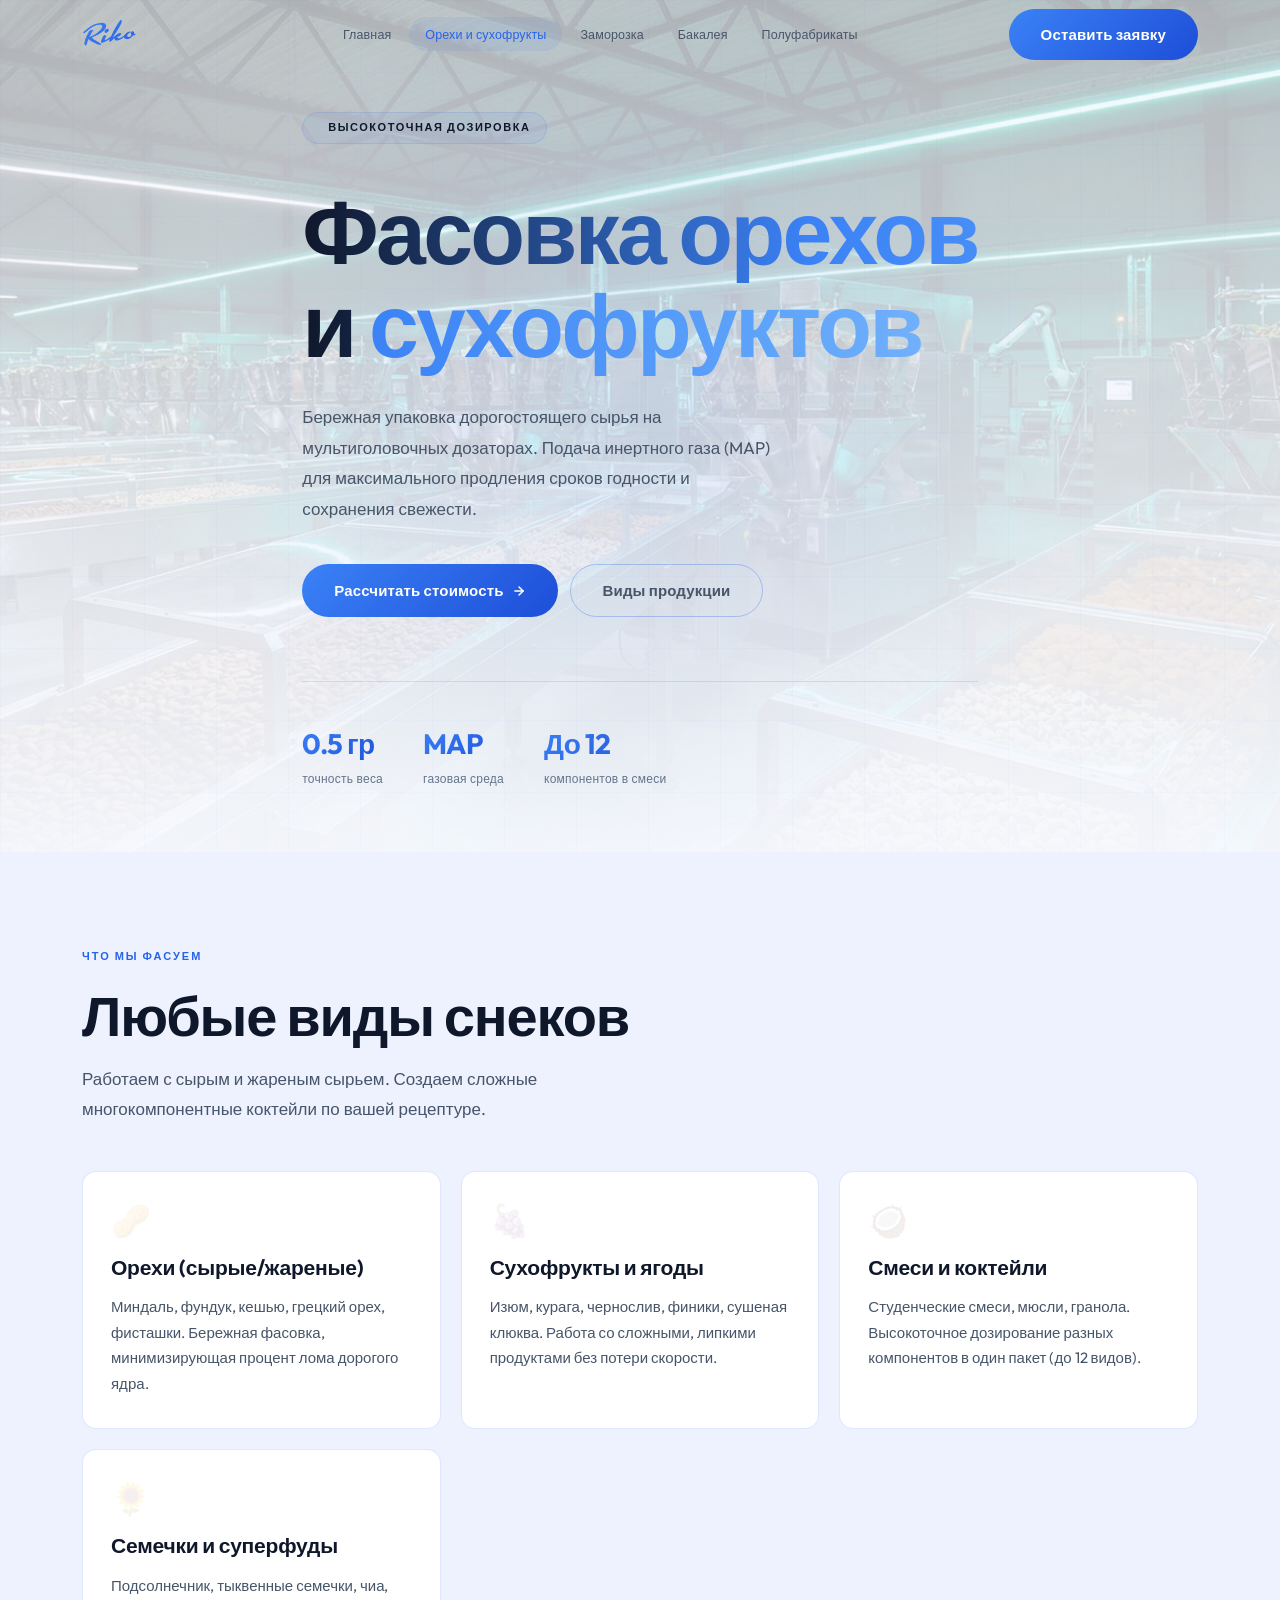
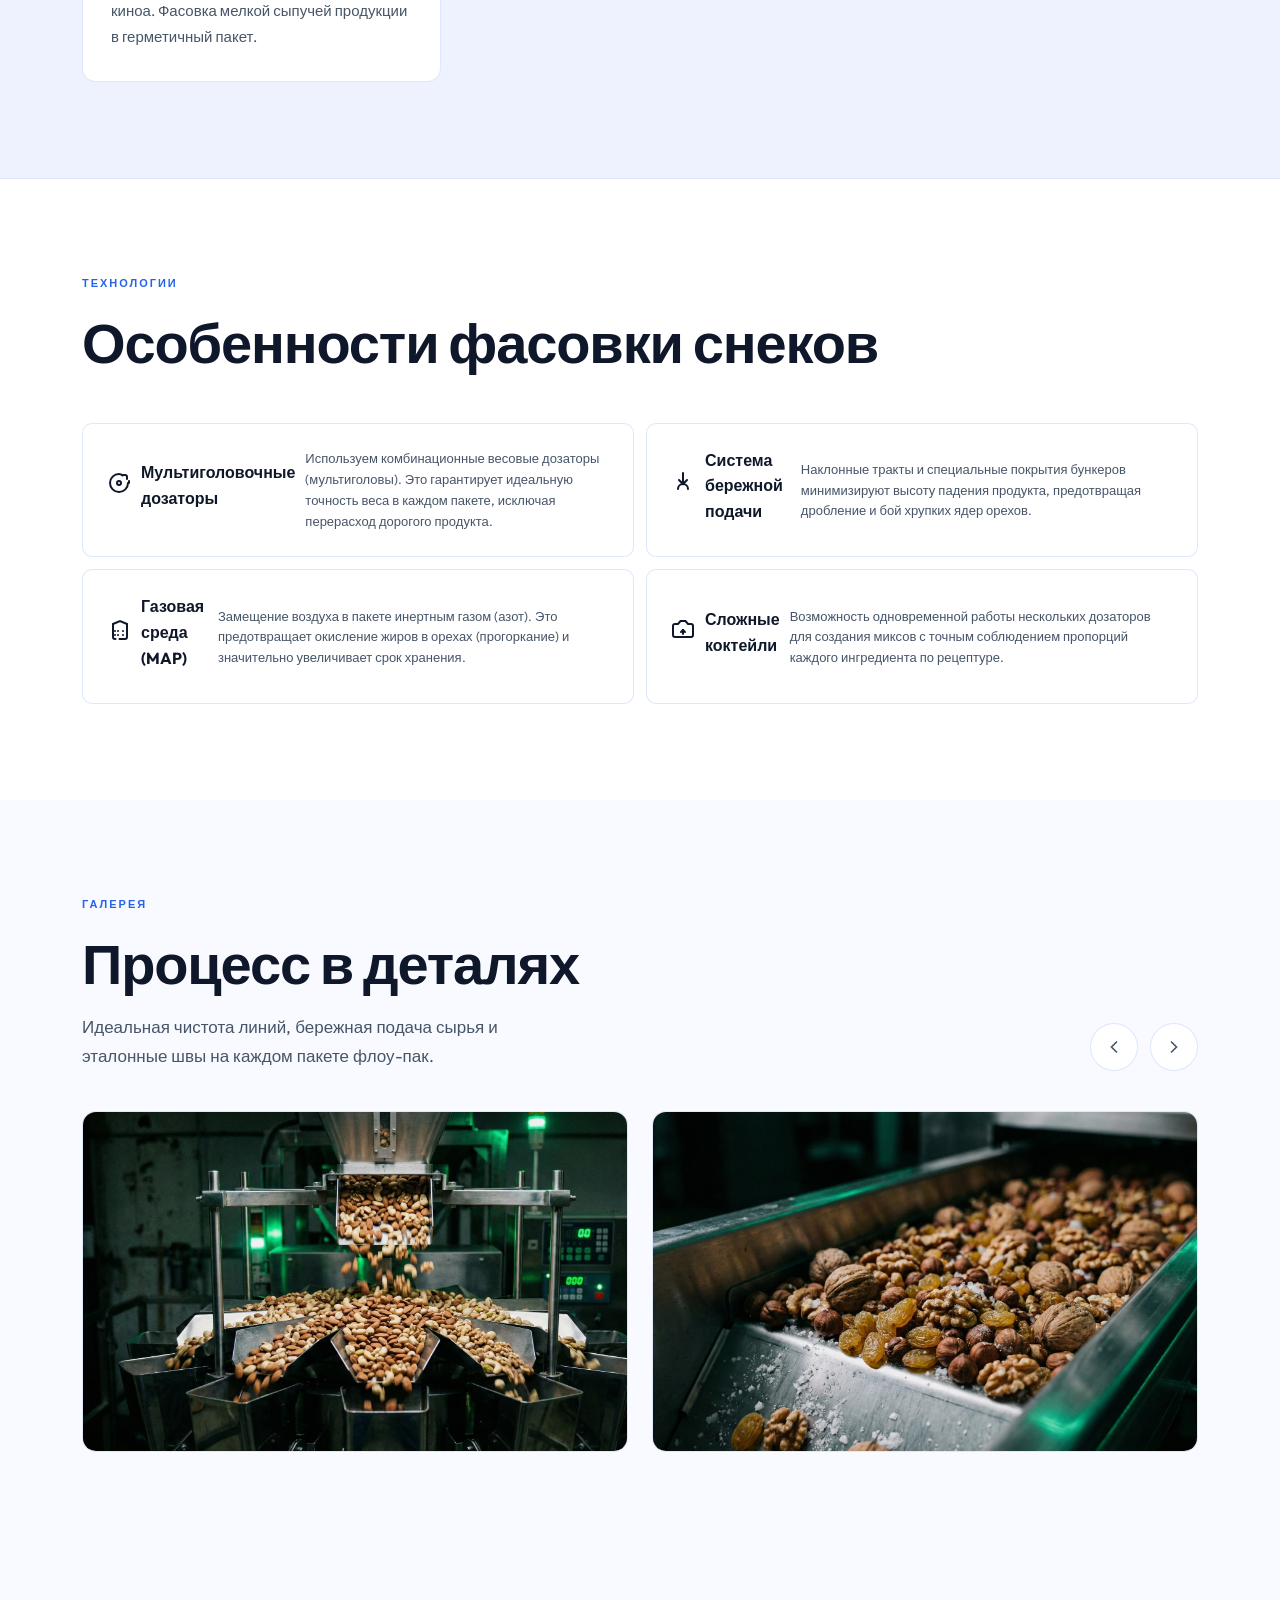
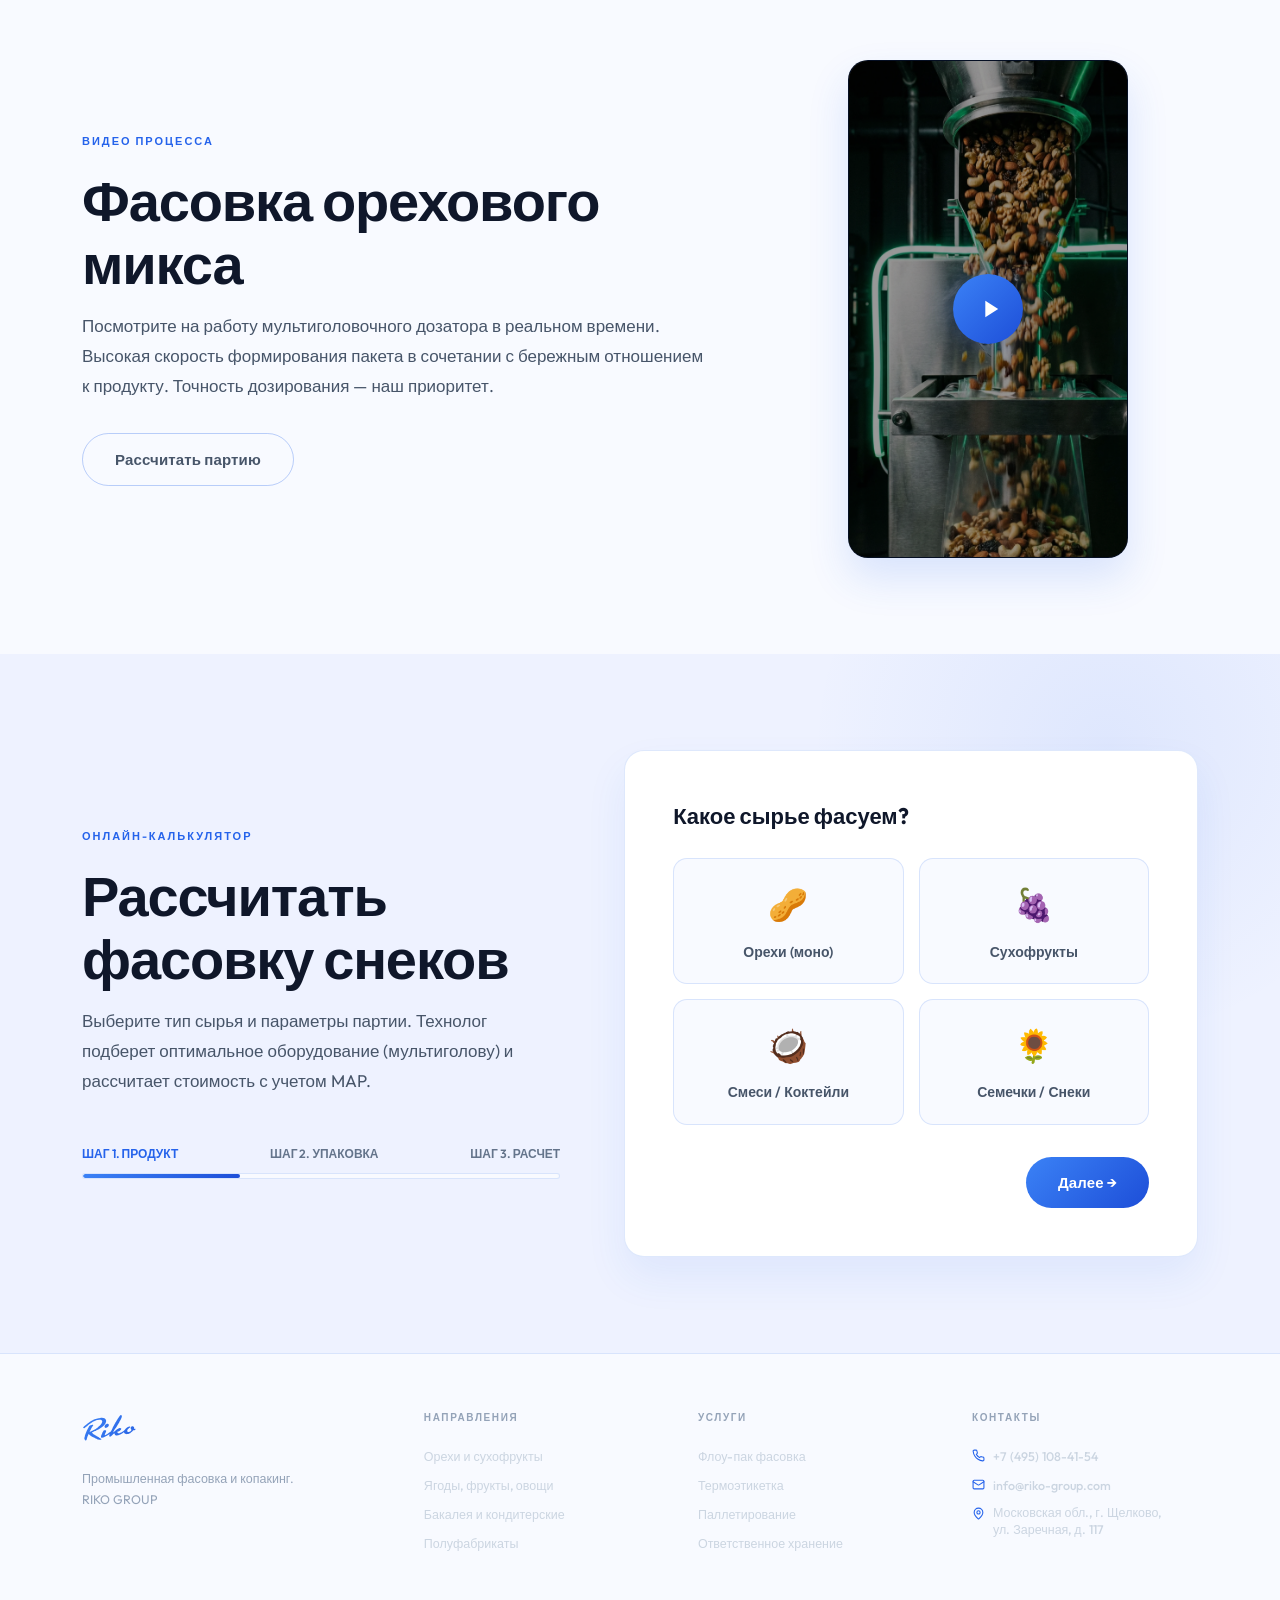
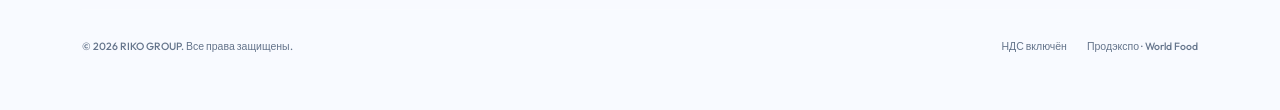
<file: nuts.html>
<!DOCTYPE html>
<html lang="ru">
<head>
    <meta charset="UTF-8">
    <meta name="viewport" content="width=device-width, initial-scale=1.0">
    <meta name="description" content="RIKO — контрактная фасовка орехов, сухофруктов и смесей. Высокоточные мультиголовы, MAP-среда, бережная упаковка во флоу-пак.">

    <title>RIKO — Фасовка орехов и сухофруктов</title>
    <link rel="icon" type="image/svg+xml" href="img/rikologo.svg">

    <link rel="preconnect" href="https://fonts.googleapis.com">
    <link rel="preconnect" href="https://fonts.gstatic.com" crossorigin>
    <link href="https://fonts.googleapis.com/css2?family=Outfit:wght@300;400;500;600;700;800&display=swap" rel="stylesheet">

    <link rel="stylesheet" href="css/styles.css">
</head>
<body>

<nav class="nav" id="nav">
    <div class="container nav-inner">
        <a href="index.html" class="logo">
            <div class="logo-svg"></div>
        </a>

        <div class="nav-links">
            <a href="index.html">Главная</a>
            <a href="nuts.html" class="active">Орехи и сухофрукты</a>
            <a href="frozen.html">Заморозка</a>
            <a href="grocery.html">Бакалея</a>
            <a href="semifinished.html">Полуфабрикаты</a>
        </div>

        <div class="nav-right">
            <button class="btn btn-gold" onclick="document.getElementById('calc').scrollIntoView({behavior:'smooth'})">
                <span>Оставить заявку</span>
            </button>

            <button class="burger" onclick="toggleMenu()" aria-label="Открыть меню">
                <svg width="22" height="22" viewBox="0 0 24 24" fill="none" stroke="currentColor" stroke-width="2" stroke-linecap="round">
                    <path d="M4 6h16"/><path d="M4 12h16"/><path d="M4 18h16"/>
                </svg>
            </button>
        </div>
    </div>

    <div class="mobile-menu" id="mob">
        <a href="index.html">Главная</a>
        <a href="nuts.html">Орехи и сухофрукты</a>
        <a href="frozen.html">Заморозка</a>
        <a href="grocery.html">Бакалея</a>
        <a href="semifinished.html">Полуфабрикаты</a>

        <button class="btn btn-gold" style="margin-top: 1.5rem; width: 100%; justify-content: center;" onclick="toggleMenu(); document.getElementById('calc').scrollIntoView({behavior:'smooth'});">
            Оставить заявку
        </button>
    </div>
</nav>
<section class="hero" style="min-height: 70vh;">
    <div class="hero-nuts-bg">
        <div class="hero-grid"></div>
        <div class="hero-noise"></div>
    </div>

    <div class="container" style="position:relative; z-index:2; padding-top:7rem; padding-bottom:4rem;">
        <div class="hero-content">
            <div class="hero-label">
                <div class="hero-label-dot" style="background: var(--gold);"></div>
                <span style="color: var(--gold);">ВЫСОКОТОЧНАЯ ДОЗИРОВКА</span>
            </div>

            <h1>
                Фасовка орехов<br>
                и <span class="hl">сухофруктов</span>
            </h1>

            <p class="hero-sub">
                Бережная упаковка дорогостоящего сырья на мультиголовочных дозаторах.
                Подача инертного газа (MAP) для максимального продления сроков годности и сохранения свежести.
            </p>

            <div class="hero-btns">
                <button class="btn btn-gold" onclick="document.getElementById('calc').scrollIntoView({behavior:'smooth'})">
                    Рассчитать стоимость
                    <svg viewBox="0 0 24 24" fill="none" stroke="currentColor" stroke-width="2.5" stroke-linecap="round"><path d="M5 12h14"/><path d="m12 5 7 7-7 7"/></svg>
                </button>
                <button class="btn btn-outline" onclick="document.getElementById('products').scrollIntoView({behavior:'smooth'})">
                    Виды продукции
                </button>
            </div>

            <div class="hero-stats">
                <div>
                    <div class="hero-stat-val">0.5 гр</div>
                    <div class="hero-stat-label">точность веса</div>
                </div>
                <div>
                    <div class="hero-stat-val">MAP</div>
                    <div class="hero-stat-label">газовая среда</div>
                </div>
                <div>
                    <div class="hero-stat-val">До 12</div>
                    <div class="hero-stat-label">компонентов в смеси</div>
                </div>
            </div>
        </div>
    </div>
</section>

<section class="why section" id="products">
    <div class="container">
        <div class="reveal">
            <p class="section-tag">ЧТО МЫ ФАСУЕМ</p>
            <h2 class="section-heading">Любые виды снеков</h2>
            <p class="section-desc">Работаем с сырым и жареным сырьем. Создаем сложные многокомпонентные коктейли по вашей рецептуре.</p>
        </div>

        <div class="why-grid">
            <div class="why-card reveal d1">
                <div class="why-num" style="font-size: 32px; margin-bottom: 15px;">🥜</div>
                <h3>Орехи (сырые/жареные)</h3>
                <p>Миндаль, фундук, кешью, грецкий орех, фисташки. Бережная фасовка, минимизирующая процент лома дорогого ядра.</p>
            </div>
            <div class="why-card reveal d2">
                <div class="why-num" style="font-size: 32px; margin-bottom: 15px;">🍇</div>
                <h3>Сухофрукты и ягоды</h3>
                <p>Изюм, курага, чернослив, финики, сушеная клюква. Работа со сложными, липкими продуктами без потери скорости.</p>
            </div>
            <div class="why-card reveal d3">
                <div class="why-num" style="font-size: 32px; margin-bottom: 15px;">🥥</div>
                <h3>Смеси и коктейли</h3>
                <p>Студенческие смеси, мюсли, гранола. Высокоточное дозирование разных компонентов в один пакет (до 12 видов).</p>
            </div>
            <div class="why-card reveal d4">
                <div class="why-num" style="font-size: 32px; margin-bottom: 15px;">🌻</div>
                <h3>Семечки и суперфуды</h3>
                <p>Подсолнечник, тыквенные семечки, чиа, киноа. Фасовка мелкой сыпучей продукции в герметичный пакет.</p>
            </div>
        </div>
    </div>
</section>

<section class="process section" style="background: var(--bg-card); border-top: 1px solid var(--border);">
    <div class="container">
        <div class="reveal">
            <p class="section-tag">ТЕХНОЛОГИИ</p>
            <h2 class="section-heading">Особенности фасовки снеков</h2>
        </div>

        <div class="tech-details" style="margin-top: 3rem; grid-template-columns: repeat(2, 1fr);">

            <div class="tech-pill reveal d1" style="padding: 24px;">
                <svg viewBox="0 0 24 24" fill="none" stroke="currentColor" stroke-width="2" stroke-linecap="round" style="width:24px; height:24px; color:var(--gold); margin-bottom: 15px;"><path d="M21 12a9 9 0 0 1-9 9 9 9 0 0 1-9-9 9 9 0 0 1 9-9 5 5 0 0 1 3.5 1.5"/><circle cx="12" cy="12" r="2"/><path d="M16 4h2a2 2 0 0 1 2 2v2"/><path d="M22 10v2"/></svg>
                <h4 style="font-size: 16px; margin-bottom: 8px; color: var(--text); font-weight: 700;">Мультиголовочные дозаторы</h4>
                <p style="font-size: 13px; color: var(--text-secondary); line-height: 1.6;">Используем комбинационные весовые дозаторы (мультиголовы). Это гарантирует идеальную точность веса в каждом пакете, исключая перерасход дорогого продукта.</p>
            </div>

            <div class="tech-pill reveal d2" style="padding: 24px;">
                <svg viewBox="0 0 24 24" fill="none" stroke="currentColor" stroke-width="2" stroke-linecap="round" style="width:24px; height:24px; color:var(--gold); margin-bottom: 15px;"><path d="M17 18a5 5 0 0 0-10 0"/><path d="M12 2v11"/><path d="m8 9 4 4 4-4"/></svg>
                <h4 style="font-size: 16px; margin-bottom: 8px; color: var(--text); font-weight: 700;">Система бережной подачи</h4>
                <p style="font-size: 13px; color: var(--text-secondary); line-height: 1.6;">Наклонные тракты и специальные покрытия бункеров минимизируют высоту падения продукта, предотвращая дробление и бой хрупких ядер орехов.</p>
            </div>

            <div class="tech-pill reveal d3" style="padding: 24px;">
                <svg viewBox="0 0 24 24" fill="none" stroke="currentColor" stroke-width="2" stroke-linecap="round" style="width:24px; height:24px; color:var(--gold); margin-bottom: 15px;"><path d="M12.5 22H18a2 2 0 0 0 2-2V7l-7-3-7 3v13a2 2 0 0 0 2 2h.5"/><path d="M8 14h.01"/><path d="M11 14h.01"/><path d="M16 14h.01"/><path d="M8 18h.01"/><path d="M11 18h.01"/><path d="M16 18h.01"/></svg>
                <h4 style="font-size: 16px; margin-bottom: 8px; color: var(--text); font-weight: 700;">Газовая среда (MAP)</h4>
                <p style="font-size: 13px; color: var(--text-secondary); line-height: 1.6;">Замещение воздуха в пакете инертным газом (азот). Это предотвращает окисление жиров в орехах (прогоркание) и значительно увеличивает срок хранения.</p>
            </div>

            <div class="tech-pill reveal d4" style="padding: 24px;">
                <svg viewBox="0 0 24 24" fill="none" stroke="currentColor" stroke-width="2" stroke-linecap="round" style="width:24px; height:24px; color:var(--gold); margin-bottom: 15px;"><path d="M14.5 4h-5L7 7H4a2 2 0 0 0-2 2v9a2 2 0 0 0 2 2h16a2 2 0 0 0 2-2V9a2 2 0 0 0-2-2h-3l-2.5-3z"/><path d="M12 13v4"/><path d="M12 13l-2 2"/><path d="M12 13l2 2"/></svg>
                <h4 style="font-size: 16px; margin-bottom: 8px; color: var(--text); font-weight: 700;">Сложные коктейли</h4>
                <p style="font-size: 13px; color: var(--text-secondary); line-height: 1.6;">Возможность одновременной работы нескольких дозаторов для создания миксов с точным соблюдением пропорций каждого ингредиента по рецептуре.</p>
            </div>

        </div>
    </div>
</section>
<section class="gallery section">
    <div class="container">

        <div class="gallery-header reveal">
            <div>
                <p class="section-tag">ГАЛЕРЕЯ</p>
                <h2 class="section-heading">Процесс в деталях</h2>
                <p class="section-desc">Идеальная чистота линий, бережная подача сырья и эталонные швы на каждом пакете флоу-пак.</p>
            </div>

            <div class="carousel-nav">
                <button class="carousel-btn" onclick="scrollGallery(-1)" aria-label="Назад">
                    <svg viewBox="0 0 24 24" fill="none" stroke="currentColor" stroke-width="2" stroke-linecap="round">
                        <path d="m15 18-6-6 6-6"/>
                    </svg>
                </button>
                <button class="carousel-btn" onclick="scrollGallery(1)" aria-label="Вперед">
                    <svg viewBox="0 0 24 24" fill="none" stroke="currentColor" stroke-width="2" stroke-linecap="round">
                        <path d="m9 18 6-6-6-6"/>
                    </svg>
                </button>
            </div>
        </div>

        <div class="carousel-container reveal d2">
            <div class="carousel-track" id="gallery-track">

                <div class="carousel-slide">
                    <img src="img/nuts-photo-1.webp" alt="Смесь орехов на конвейере">
                </div>

                <div class="carousel-slide">
                    <img src="img/nuts-photo-2.webp" alt="Мультиголовочный дозатор">
                </div>

                <div class="carousel-slide">
                    <img src="img/nuts-photo-3.webp" alt="Готовые пакеты флоу-пак с орехами">
                </div>

            </div>
        </div>

    </div>
</section>
<section class="video-section section" id="video" style="background: var(--bg);">
    <div class="container">
        <div class="video-layout">
            <div class="video-text reveal d1">
                <p class="section-tag">ВИДЕО ПРОЦЕССА</p>
                <h2 class="section-heading">Фасовка орехового микса</h2>
                <p class="section-desc">
                    Посмотрите на работу мультиголовочного дозатора в реальном времени. Высокая скорость формирования пакета в сочетании с бережным отношением к продукту. Точность дозирования — наш приоритет.
                </p>
                <button class="btn btn-outline" style="margin-top: 2rem;" onclick="document.getElementById('calc').scrollIntoView({behavior:'smooth'})">
                    Рассчитать партию
                </button>
            </div>
            <div class="video-player-col reveal d2">
                <div class="video-wrapper">
                    <div class="video-cover" id="video-cover" onclick="playVideo()">
                        <img src="img/video-poster-nuts.webp" alt="Фасовка орехов">
                        <div class="play-btn">
                            <svg viewBox="0 0 24 24" fill="currentColor">
                                <path d="M8 5v14l11-7z"/>
                            </svg>
                        </div>
                    </div>
                    <video id="promo-video" controls preload="none">
                        <source src="video/production.mp4" type="video/mp4">
                        Ваш браузер не поддерживает видео.
                    </video>
                </div>
            </div>
        </div>
    </div>
</section>

<section class="calc-section section" id="calc">
    <div class="calc-glow"></div>
    <div class="container">
        <div class="calc-wrap reveal">
            <div class="calc-info">
                <p class="section-tag">ОНЛАЙН-КАЛЬКУЛЯТОР</p>
                <h2 class="section-heading">Рассчитать фасовку снеков</h2>
                <p class="section-desc">Выберите тип сырья и параметры партии. Технолог подберет оптимальное оборудование (мультиголову) и рассчитает стоимость с учетом MAP.</p>

                <div class="calc-progress">
                    <div class="progress-labels">
                        <span class="active" id="label-1">Шаг 1. Продукт</span>
                        <span id="label-2">Шаг 2. Упаковка</span>
                        <span id="label-3">Шаг 3. Расчет</span>
                    </div>
                    <div class="progress-track">
                        <div class="progress-fill" id="progress-fill" style="width: 33%;"></div>
                    </div>
                </div>
            </div>

            <div class="calc-box">
                <div class="calc-step active" id="step-1">
                    <h3>Какое сырье фасуем?</h3>
                    <div class="calc-grid">
                        <div class="calc-card" onclick="selectOption(this, 'product')">
                            <span class="calc-icon">🥜</span>
                            <span>Орехи (моно)</span>
                        </div>
                        <div class="calc-card" onclick="selectOption(this, 'product')">
                            <span class="calc-icon">🍇</span>
                            <span>Сухофрукты</span>
                        </div>
                        <div class="calc-card" onclick="selectOption(this, 'product')">
                            <span class="calc-icon">🥥</span>
                            <span>Смеси / Коктейли</span>
                        </div>
                        <div class="calc-card" onclick="selectOption(this, 'product')">
                            <span class="calc-icon">🌻</span>
                            <span>Семечки / Снеки</span>
                        </div>
                    </div>
                    <button class="btn btn-gold calc-next" onclick="nextStep(2)">Далее →</button>
                </div>

                <div class="calc-step" id="step-2">
                    <h3>Параметры партии</h3>
                    <div class="calc-group">
                        <label>Вес готового пакета:</label>
                        <div class="calc-pills">
                            <div class="calc-pill" onclick="selectOption(this, 'weight')">30 г - 100 г</div>
                            <div class="calc-pill" onclick="selectOption(this, 'weight')">100 г - 500 г</div>
                            <div class="calc-pill" onclick="selectOption(this, 'weight')">500 г - 1 кг</div>
                        </div>
                    </div>
                    <div class="calc-group" style="margin-top: 20px;">
                        <label>Нужна газовая среда (MAP)?</label>
                        <div class="calc-pills">
                            <div class="calc-pill" onclick="selectOption(this, 'map')">Да (Азот)</div>
                            <div class="calc-pill" onclick="selectOption(this, 'map')">Нет (Воздух)</div>
                        </div>
                    </div>
                    <div class="calc-actions">
                        <button class="btn btn-outline" onclick="nextStep(1)">← Назад</button>
                        <button class="btn btn-gold calc-next" onclick="startCalculation()">Рассчитать стоимость</button>
                    </div>
                </div>

                <div class="calc-step" id="step-3">
                    <div id="calc-loader" class="calc-loader">
                        <div class="spinner"></div>
                        <h3 class="pulsate">Подбираем мультиголовочный дозатор...</h3>
                        <p>Анализируем оптимальную скорость и точность</p>
                    </div>
                    <div id="calc-result" class="calc-result" style="display: none;">
                        <h3>✅ Оборудование подобрано!</h3>
                        <p class="result-desc">Мы зафиксировали параметры вашего продукта. Оставьте номер телефона — технолог свяжется с вами, уточнит детали по пленке/этикетке и назовет итоговую цену за упаковку.</p>
                        <form onsubmit="handleFinalSubmit(event)">
                            <div class="field">
                                <input type="text" placeholder="Ваше имя" required>
                            </div>
                            <div class="field">
                                <input type="tel" placeholder="+7 (903) 778-46-88" required>
                            </div>
                            <button type="submit" class="btn btn-gold" style="width: 100%; justify-content: center;">
                                Получить КП
                                <svg viewBox="0 0 24 24" fill="none" stroke="currentColor" stroke-width="2.5" stroke-linecap="round"><path d="M5 12h14"/><path d="m12 5 7 7-7 7"/></svg>
                            </button>
                        </form>
                    </div>
                </div>
            </div>
        </div>
    </div>
</section>

<footer class="footer section" style="padding: 3.5rem 0; background: var(--bg); border-top: 1px solid var(--border);">
    <div class="container">
        <div class="footer-grid">
            <div class="footer-brand">
                <a href="index.html" class="logo">
                    <div class="logo-svg"></div>
                </a>
                <p>Промышленная фасовка и копакинг.<br>RIKO GROUP</p>
            </div>
            <div>
                <h4>Направления</h4>
                <div class="footer-links">
                    <a href="nuts.html">Орехи и сухофрукты</a>
                    <a href="frozen.html">Ягоды, фрукты, овощи</a>
                    <a href="grocery.html">Бакалея и кондитерские</a>
                    <a href="semifinished.html">Полуфабрикаты</a>
                </div>
            </div>
            <div>
                <h4>Услуги</h4>
                <div class="footer-links">
                    <span>Флоу-пак фасовка</span>
                    <span>Термоэтикетка</span>
                    <span>Паллетирование</span>
                    <span>Ответственное хранение</span>
                </div>
            </div>
            <div>
                <h4>Контакты</h4>
                <div class="footer-links">
                    <div class="contact-row">
                        <svg viewBox="0 0 24 24" fill="none" stroke="currentColor" stroke-width="2" stroke-linecap="round"><path d="M22 16.92v3a2 2 0 0 1-2.18 2 19.79 19.79 0 0 1-8.63-3.07 19.5 19.5 0 0 1-6-6 19.79 19.79 0 0 1-3.07-8.67A2 2 0 0 1 4.11 2h3a2 2 0 0 1 2 1.72 12.84 12.84 0 0 0 .7 2.81 2 2 0 0 1-.45 2.11L8.09 9.91a16 16 0 0 0 6 6l1.27-1.27a2 2 0 0 1 2.11-.45 12.84 12.84 0 0 0 2.81.7A2 2 0 0 1 22 16.92z"/></svg>
                        <a href="tel:+74951084154">+7 (495) 108-41-54</a>
                    </div>
                    <div class="contact-row">
                        <svg viewBox="0 0 24 24" fill="none" stroke="currentColor" stroke-width="2" stroke-linecap="round"><rect width="20" height="16" x="2" y="4" rx="2"/><path d="m22 7-8.97 5.7a1.94 1.94 0 0 1-2.06 0L2 7"/></svg>
                        <a href="mailto:info@riko-group.com">info@riko-group.com</a>
                    </div>
                    <div class="contact-row" style="align-items: flex-start;">
                        <svg viewBox="0 0 24 24" fill="none" stroke="currentColor" stroke-width="2" stroke-linecap="round" style="margin-top: 3px;"><path d="M20 10c0 4.993-5.539 10.193-7.399 11.799a1 1 0 0 1-1.202 0C9.539 20.193 4 14.993 4 10a8 8 0 0 1 16 0"/><circle cx="12" cy="10" r="3"/></svg>
                        <span style="line-height: 1.4;">Московская обл., г. Щелково,<br>ул. Заречная, д. 117</span>
                    </div>
                </div>
            </div>
        </div>
        <div class="footer-bottom">
            <span>© 2026 RIKO GROUP. Все права защищены.</span>
            <div style="display: flex; gap: 20px;">
                <span>НДС включён</span>
                <span>Продэкспо · World Food</span>
            </div>
        </div>
    </div>
</footer>

<script src="js/main.js"></script>
</body>
</html>
</file>
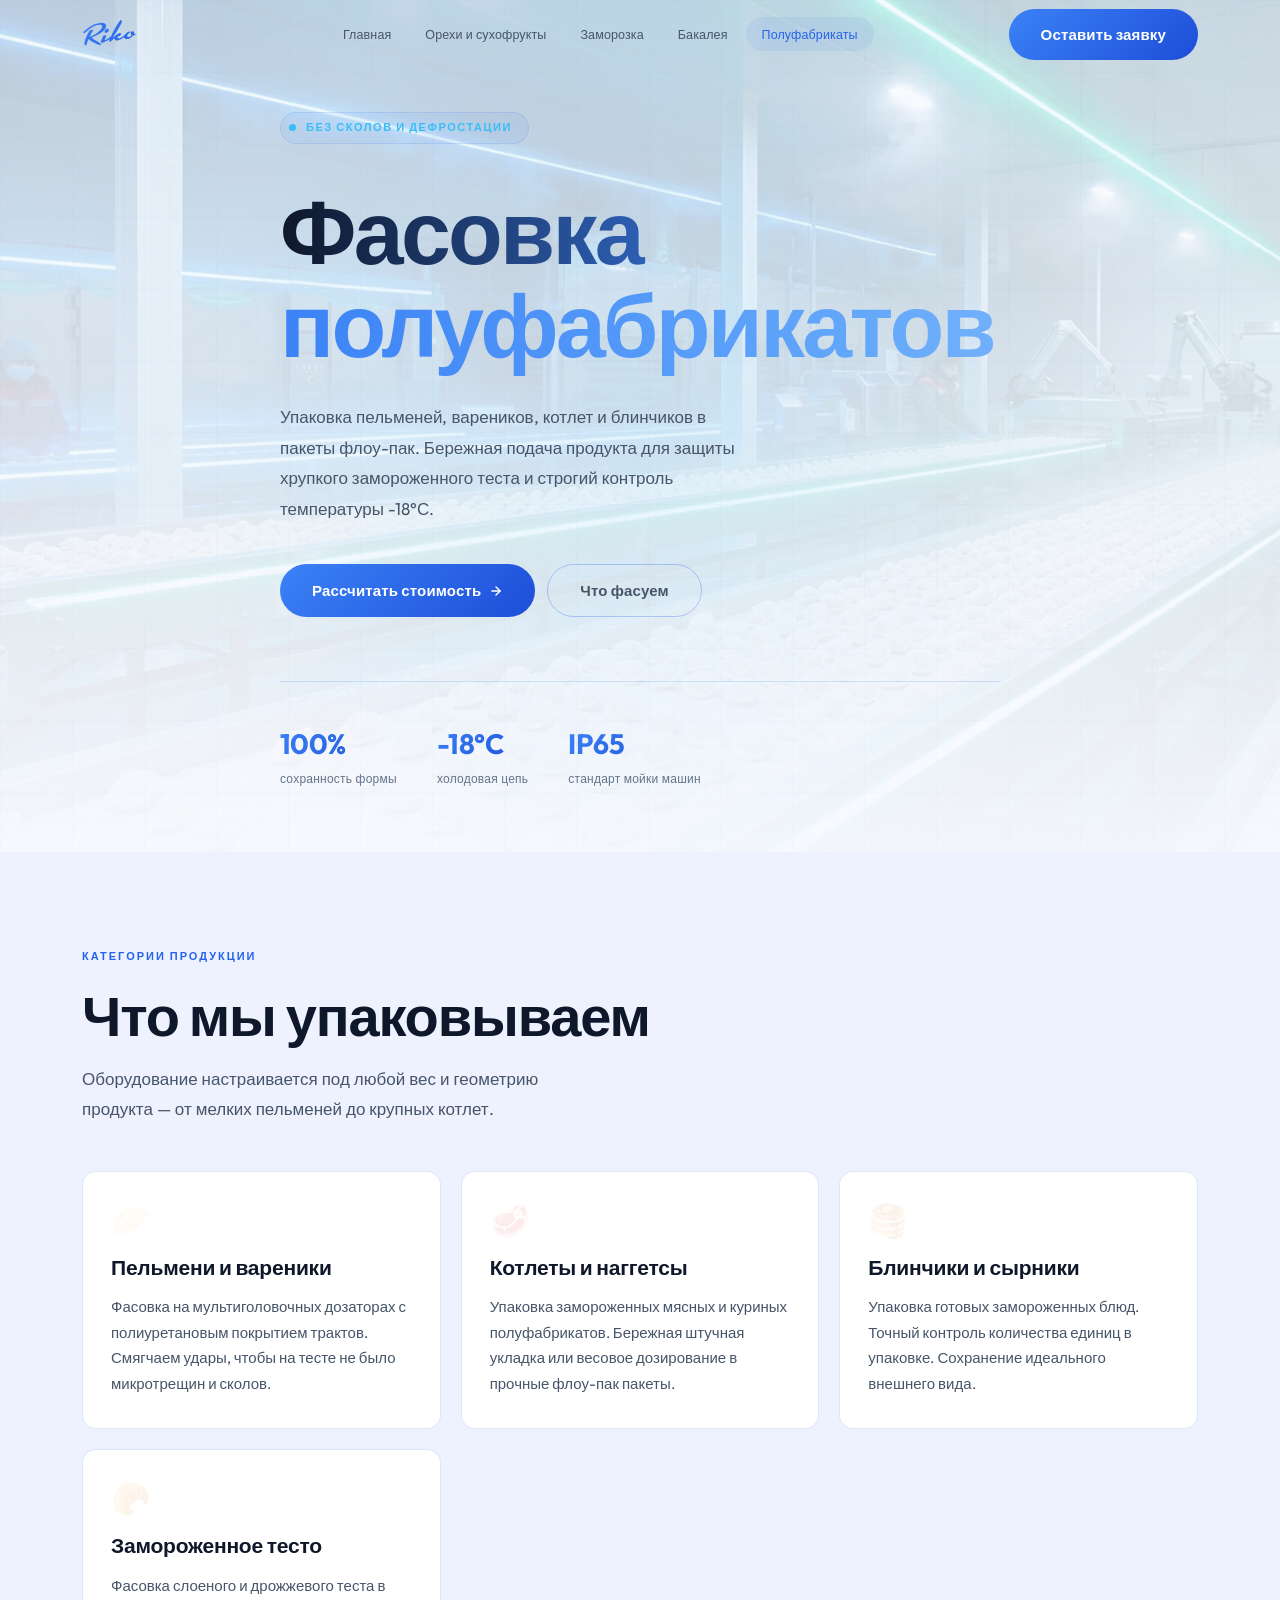
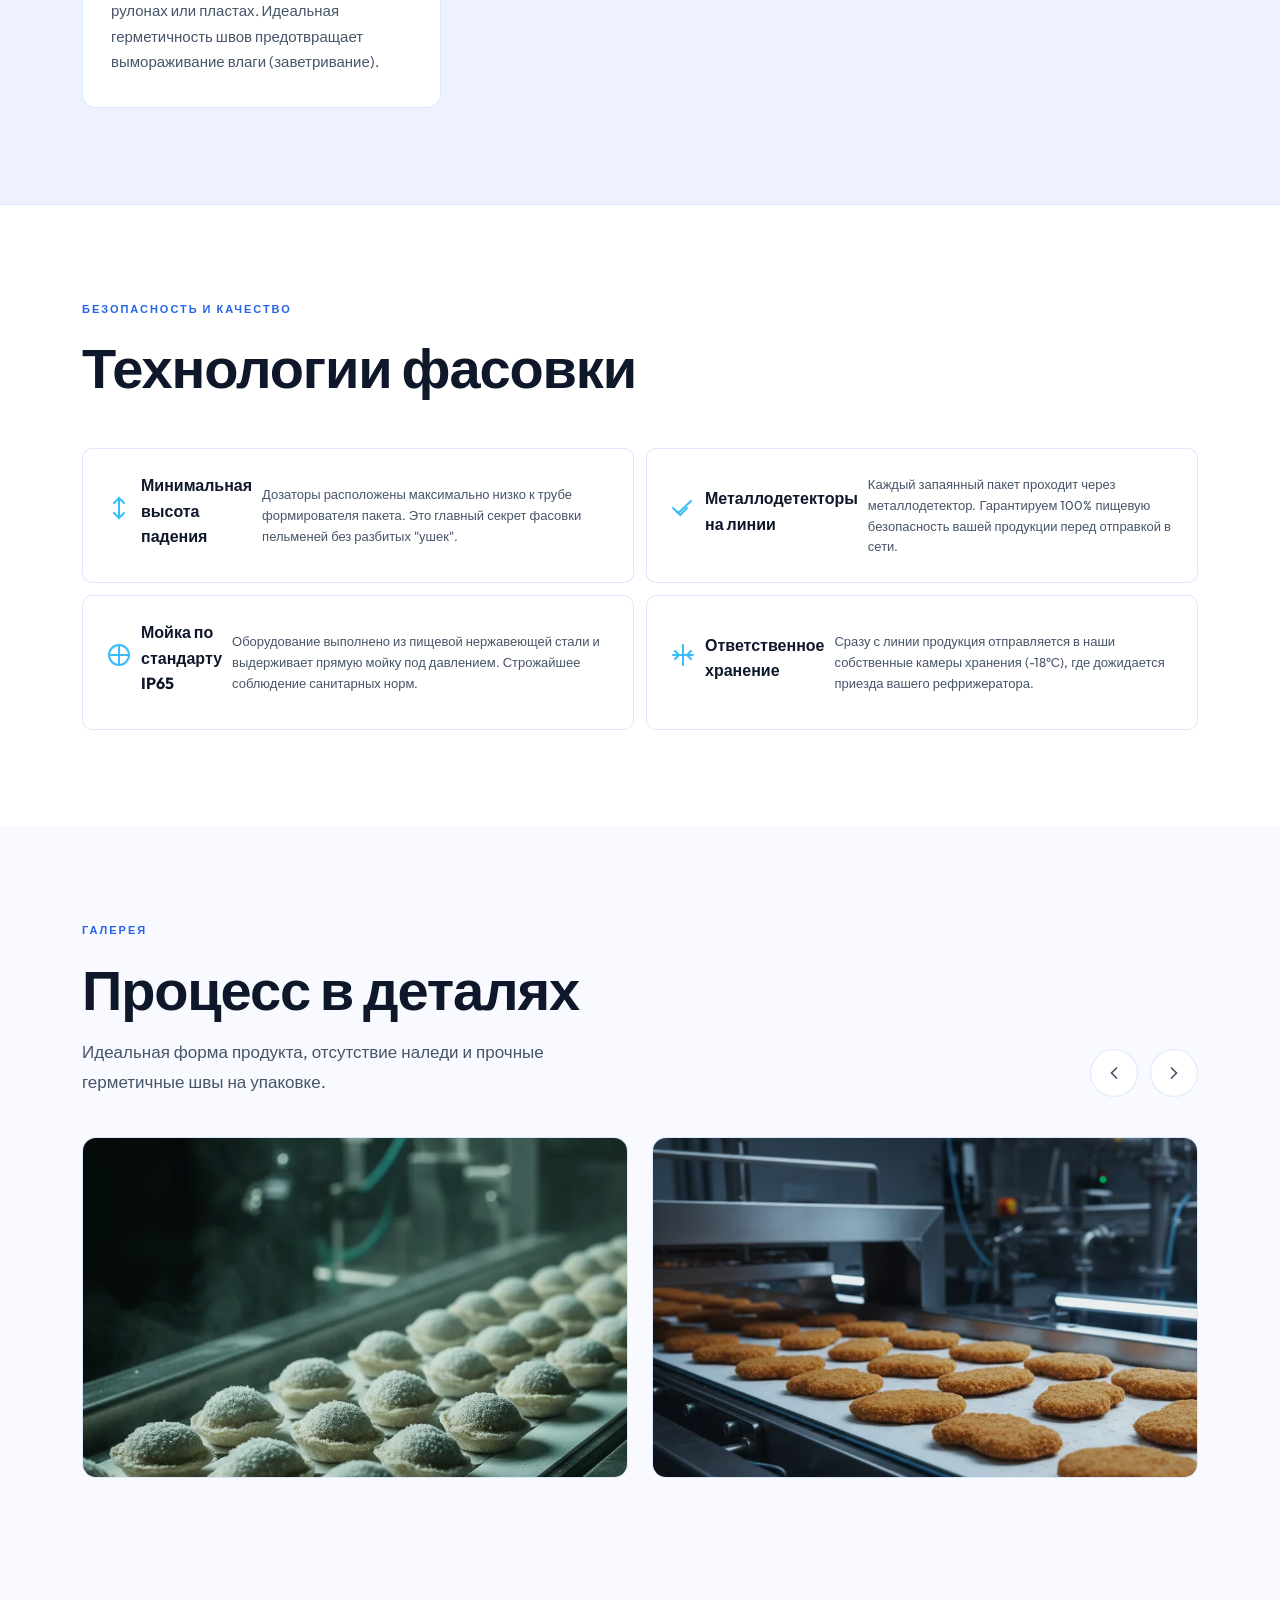
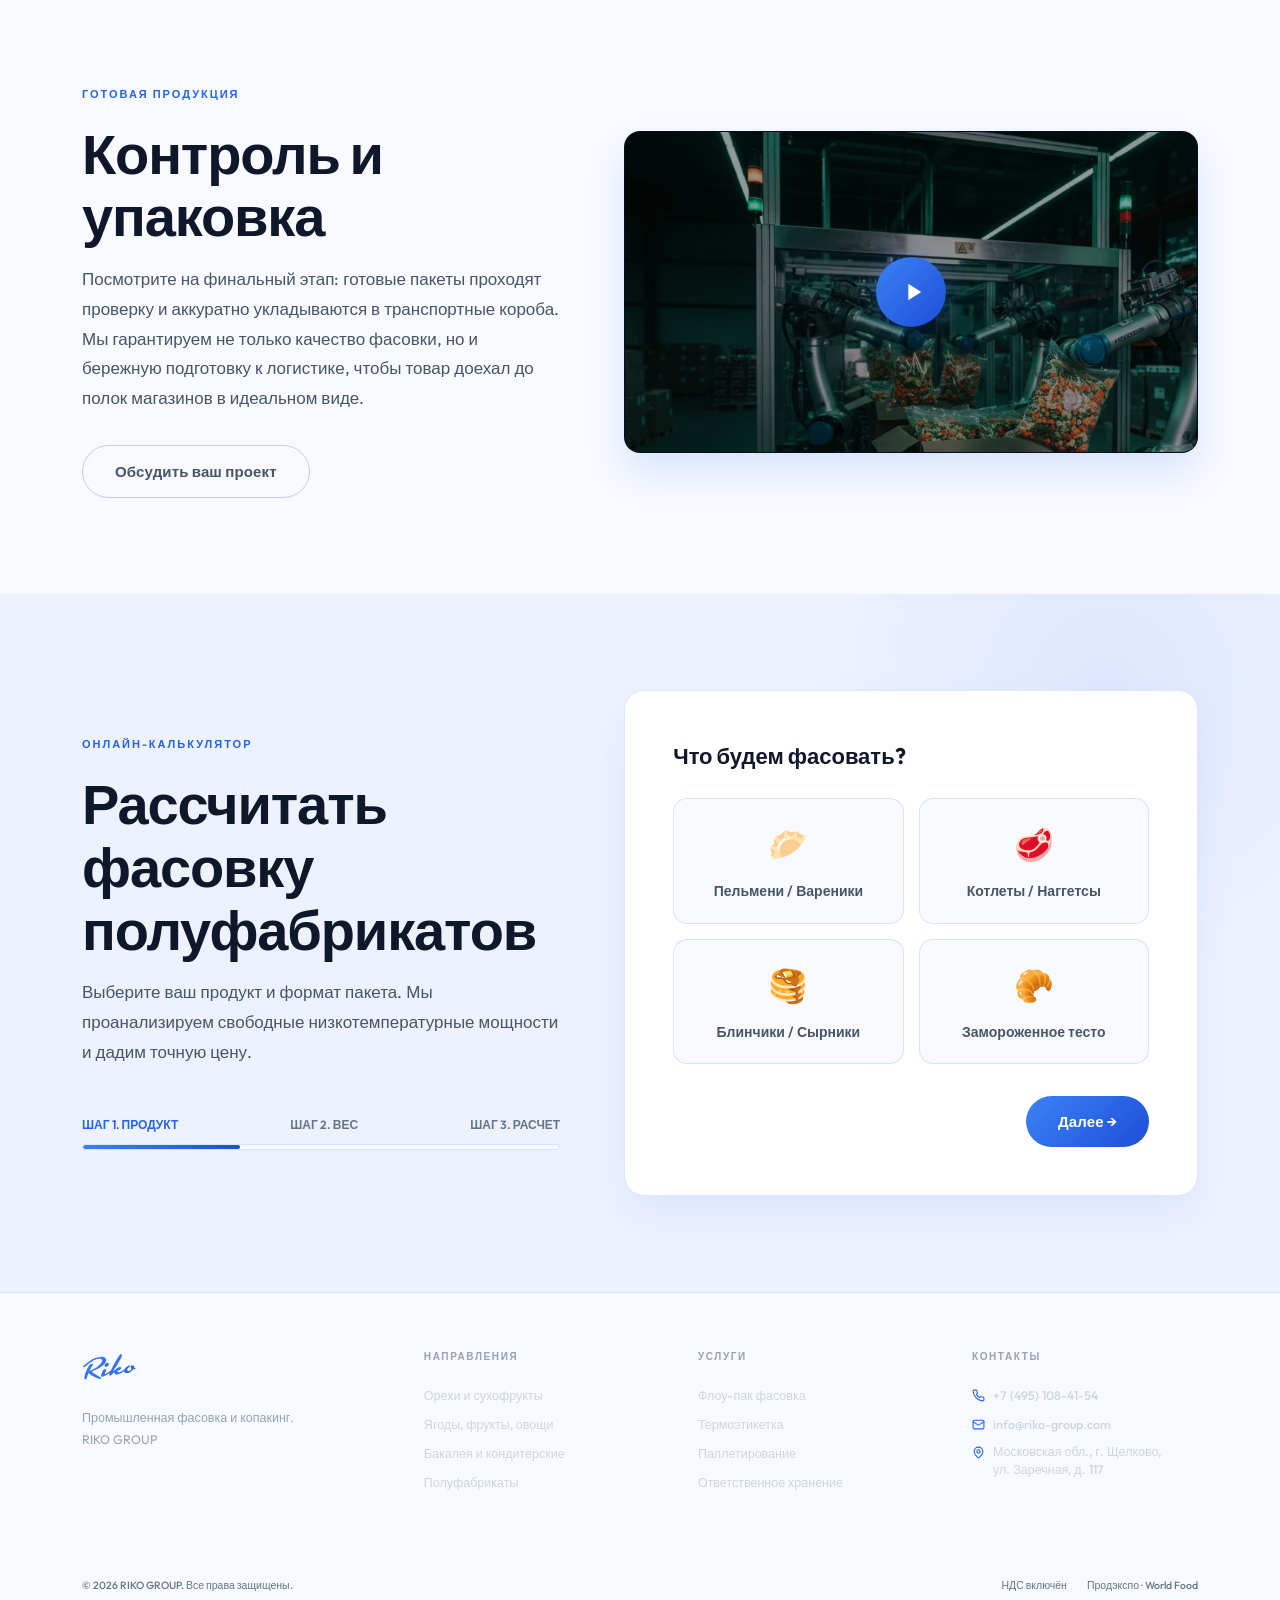
<file: semifinished.html>
<!DOCTYPE html>
<html lang="ru">
<head>
    <meta charset="UTF-8">
    <meta name="viewport" content="width=device-width, initial-scale=1.0">
    <meta name="description" content="RIKO — контрактная фасовка замороженных полуфабрикатов: пельмени, вареники, котлеты, блинчики. Бережная упаковка без сколов теста, режим -18°С.">
    <title>RIKO — Фасовка полуфабрикатов</title>
    <link rel="icon" type="image/svg+xml" href="img/rikologo.svg">
    <link rel="preconnect" href="https://fonts.googleapis.com">
    <link rel="preconnect" href="https://fonts.gstatic.com" crossorigin>
    <link href="https://fonts.googleapis.com/css2?family=Outfit:wght@300;400;500;600;700;800&display=swap" rel="stylesheet">
    <link rel="stylesheet" href="css/styles.css">
</head>
<body>

<nav class="nav" id="nav">
    <div class="container nav-inner">
        <a href="index.html" class="logo">
            <div class="logo-svg"></div>
        </a>

        <div class="nav-links">
            <a href="index.html">Главная</a>
            <a href="nuts.html">Орехи и сухофрукты</a>
            <a href="frozen.html">Заморозка</a>
            <a href="grocery.html">Бакалея</a>
            <a href="semifinished.html" class="active">Полуфабрикаты</a>
        </div>

        <div class="nav-right">
            <button class="btn btn-gold" onclick="document.getElementById('calc').scrollIntoView({behavior:'smooth'})">
                <span>Оставить заявку</span>
            </button>

            <button class="burger" onclick="toggleMenu()" aria-label="Открыть меню">
                <svg width="22" height="22" viewBox="0 0 24 24" fill="none" stroke="currentColor" stroke-width="2" stroke-linecap="round">
                    <path d="M4 6h16"/><path d="M4 12h16"/><path d="M4 18h16"/>
                </svg>
            </button>
        </div>
    </div>

    <div class="mobile-menu" id="mob">
        <a href="index.html">Главная</a>
        <a href="nuts.html">Орехи и сухофрукты</a>
        <a href="frozen.html">Заморозка</a>
        <a href="grocery.html">Бакалея</a>
        <a href="semifinished.html">Полуфабрикаты</a>

        <button class="btn btn-gold" style="margin-top: 1.5rem; width: 100%; justify-content: center;" onclick="toggleMenu(); document.getElementById('calc').scrollIntoView({behavior:'smooth'});">
            Оставить заявку
        </button>
    </div>
</nav>

<section class="hero" style="min-height: 70vh;">
    <div class="hero-semi-bg">
        <div class="hero-grid"></div>
        <div class="hero-noise"></div>
    </div>

    <div class="container" style="position:relative; z-index:2; padding-top:7rem; padding-bottom:4rem;">
        <div class="hero-content">
            <div class="hero-label">
                <div class="hero-label-dot" style="background: #38bdf8;"></div>
                <span style="color: #38bdf8;">БЕЗ СКОЛОВ И ДЕФРОСТАЦИИ</span>
            </div>

            <h1>
                Фасовка <span class="hl">полуфабрикатов</span>
            </h1>

            <p class="hero-sub">
                Упаковка пельменей, вареников, котлет и блинчиков в пакеты флоу-пак.
                Бережная подача продукта для защиты хрупкого замороженного теста и строгий контроль температуры -18°С.
            </p>

            <div class="hero-btns">
                <button class="btn btn-gold" onclick="document.getElementById('calc').scrollIntoView({behavior:'smooth'})">
                    Рассчитать стоимость
                    <svg viewBox="0 0 24 24" fill="none" stroke="currentColor" stroke-width="2.5" stroke-linecap="round"><path d="M5 12h14"/><path d="m12 5 7 7-7 7"/></svg>
                </button>
                <button class="btn btn-outline" onclick="document.getElementById('products').scrollIntoView({behavior:'smooth'})">
                    Что фасуем
                </button>
            </div>

            <div class="hero-stats">
                <div>
                    <div class="hero-stat-val">100%</div>
                    <div class="hero-stat-label">сохранность формы</div>
                </div>
                <div>
                    <div class="hero-stat-val">-18°C</div>
                    <div class="hero-stat-label">холодовая цепь</div>
                </div>
                <div>
                    <div class="hero-stat-val">IP65</div>
                    <div class="hero-stat-label">стандарт мойки машин</div>
                </div>
            </div>
        </div>
    </div>
</section>

<section class="why section" id="products">
    <div class="container">
        <div class="reveal">
            <p class="section-tag">КАТЕГОРИИ ПРОДУКЦИИ</p>
            <h2 class="section-heading">Что мы упаковываем</h2>
            <p class="section-desc">Оборудование настраивается под любой вес и геометрию продукта — от мелких пельменей до крупных котлет.</p>
        </div>

        <div class="why-grid">
            <div class="why-card reveal d1">
                <div class="why-num" style="font-size: 32px; margin-bottom: 15px;">🥟</div>
                <h3>Пельмени и вареники</h3>
                <p>Фасовка на мультиголовочных дозаторах с полиуретановым покрытием трактов. Смягчаем удары, чтобы на тесте не было микротрещин и сколов.</p>
            </div>
            <div class="why-card reveal d2">
                <div class="why-num" style="font-size: 32px; margin-bottom: 15px;">🥩</div>
                <h3>Котлеты и наггетсы</h3>
                <p>Упаковка замороженных мясных и куриных полуфабрикатов. Бережная штучная укладка или весовое дозирование в прочные флоу-пак пакеты.</p>
            </div>
            <div class="why-card reveal d3">
                <div class="why-num" style="font-size: 32px; margin-bottom: 15px;">🥞</div>
                <h3>Блинчики и сырники</h3>
                <p>Упаковка готовых замороженных блюд. Точный контроль количества единиц в упаковке. Сохранение идеального внешнего вида.</p>
            </div>
            <div class="why-card reveal d4">
                <div class="why-num" style="font-size: 32px; margin-bottom: 15px;">🥐</div>
                <h3>Замороженное тесто</h3>
                <p>Фасовка слоеного и дрожжевого теста в рулонах или пластах. Идеальная герметичность швов предотвращает вымораживание влаги (заветривание).</p>
            </div>
        </div>
    </div>
</section>

<section class="process section" style="background: var(--bg-card); border-top: 1px solid var(--border);">
    <div class="container">
        <div class="reveal">
            <p class="section-tag">БЕЗОПАСНОСТЬ И КАЧЕСТВО</p>
            <h2 class="section-heading">Технологии фасовки</h2>
        </div>

        <div class="tech-details" style="margin-top: 3rem; grid-template-columns: repeat(2, 1fr);">

            <div class="tech-pill reveal d1" style="padding: 24px;">
                <svg viewBox="0 0 24 24" fill="none" stroke="currentColor" stroke-width="2" stroke-linecap="round" style="width:24px; height:24px; color:#38bdf8; margin-bottom: 15px;"><path d="M12 2v20"/><path d="m17 7-5-5-5 5"/><path d="m17 17-5 5-5-5"/></svg>
                <h4 style="font-size: 16px; margin-bottom: 8px; color: var(--text); font-weight: 700;">Минимальная высота падения</h4>
                <p style="font-size: 13px; color: var(--text-secondary); line-height: 1.6;">Дозаторы расположены максимально низко к трубе формирователя пакета. Это главный секрет фасовки пельменей без разбитых "ушек".</p>
            </div>

            <div class="tech-pill reveal d2" style="padding: 24px;">
                <svg viewBox="0 0 24 24" fill="none" stroke="currentColor" stroke-width="2" stroke-linecap="round" style="width:24px; height:24px; color:#38bdf8; margin-bottom: 15px;"><path d="m2 12 5.25 5 12.75-12"/><path d="M16 12 9.25 19 6 15.5"/></svg>
                <h4 style="font-size: 16px; margin-bottom: 8px; color: var(--text); font-weight: 700;">Металлодетекторы на линии</h4>
                <p style="font-size: 13px; color: var(--text-secondary); line-height: 1.6;">Каждый запаянный пакет проходит через металлодетектор. Гарантируем 100% пищевую безопасность вашей продукции перед отправкой в сети.</p>
            </div>

            <div class="tech-pill reveal d3" style="padding: 24px;">
                <svg viewBox="0 0 24 24" fill="none" stroke="currentColor" stroke-width="2" stroke-linecap="round" style="width:24px; height:24px; color:#38bdf8; margin-bottom: 15px;"><path d="M12 2v20"/><path d="M2 12h20"/><circle cx="12" cy="12" r="10"/></svg>
                <h4 style="font-size: 16px; margin-bottom: 8px; color: var(--text); font-weight: 700;">Мойка по стандарту IP65</h4>
                <p style="font-size: 13px; color: var(--text-secondary); line-height: 1.6;">Оборудование выполнено из пищевой нержавеющей стали и выдерживает прямую мойку под давлением. Строжайшее соблюдение санитарных норм.</p>
            </div>

            <div class="tech-pill reveal d4" style="padding: 24px;">
                <svg viewBox="0 0 24 24" fill="none" stroke="currentColor" stroke-width="2" stroke-linecap="round" style="width:24px; height:24px; color:#38bdf8; margin-bottom: 15px;"><path d="M2 12h20"/><path d="M12 2v20"/><path d="m20 16-4-4 4-4"/><path d="m4 8 4 4-4 4"/></svg>
                <h4 style="font-size: 16px; margin-bottom: 8px; color: var(--text); font-weight: 700;">Ответственное хранение</h4>
                <p style="font-size: 13px; color: var(--text-secondary); line-height: 1.6;">Сразу с линии продукция отправляется в наши собственные камеры хранения (-18°С), где дожидается приезда вашего рефрижератора.</p>
            </div>

        </div>
    </div>
</section>

<section class="gallery section">
    <div class="container">
        <div class="gallery-header reveal">
            <div>
                <p class="section-tag">ГАЛЕРЕЯ</p>
                <h2 class="section-heading">Процесс в деталях</h2>
                <p class="section-desc">Идеальная форма продукта, отсутствие наледи и прочные герметичные швы на упаковке.</p>
            </div>
            <div class="carousel-nav">
                <button class="carousel-btn" onclick="scrollGallery(-1)" aria-label="Назад"><svg viewBox="0 0 24 24" fill="none" stroke="currentColor" stroke-width="2" stroke-linecap="round"><path d="m15 18-6-6 6-6"/></svg></button>
                <button class="carousel-btn" onclick="scrollGallery(1)" aria-label="Вперед"><svg viewBox="0 0 24 24" fill="none" stroke="currentColor" stroke-width="2" stroke-linecap="round"><path d="m9 18 6-6-6-6"/></svg></button>
            </div>
        </div>
        <div class="carousel-container reveal d2">
            <div class="carousel-track" id="gallery-track">
                <div class="carousel-slide"><img src="img/semi-photo-1.webp" alt="Пельмени на конвейере"></div>
                <div class="carousel-slide"><img src="img/semi-photo-2.webp" alt="Фасовка котлет"></div>
                <div class="carousel-slide"><img src="img/semi-photo-3.webp" alt="Готовая продукция в пакетах"></div>
            </div>
        </div>
    </div>
</section>

<section class="video-section section" id="video" style="background: var(--bg);">
    <div class="container">

        <div class="video-layout-horizontal">

            <div class="video-text reveal d1">
                <p class="section-tag">ГОТОВАЯ ПРОДУКЦИЯ</p>
                <h2 class="section-heading">Контроль и упаковка</h2>
                <p class="section-desc">
                    Посмотрите на финальный этап: готовые пакеты проходят проверку и аккуратно укладываются в транспортные короба.
                    Мы гарантируем не только качество фасовки, но и бережную подготовку к логистике, чтобы товар доехал до полок магазинов в идеальном виде.
                </p>
                <button class="btn btn-outline" style="margin-top: 2rem;" onclick="document.getElementById('calc').scrollIntoView({behavior:'smooth'})">
                    Обсудить ваш проект
                </button>
            </div>

            <div class="video-player-col reveal d2">
                <div class="video-wrapper-horizontal">
                    <div class="video-cover" id="video-cover" onclick="playVideo()">
                        <img src="img/video-poster-warehouse.webp" alt="Склад и упаковка RIKO">
                        <div class="play-btn">
                            <svg viewBox="0 0 24 24" fill="currentColor">
                                <path d="M8 5v14l11-7z"/>
                            </svg>
                        </div>
                    </div>
                    <video id="promo-video" controls preload="none">
                        <source src="video/warehouse-process.mp4" type="video/mp4">
                        Ваш браузер не поддерживает видео.
                    </video>
                </div>
            </div>

        </div>

    </div>
</section>

<section class="calc-section section" id="calc">
    <div class="calc-glow"></div>
    <div class="container">
        <div class="calc-wrap reveal">
            <div class="calc-info">
                <p class="section-tag">ОНЛАЙН-КАЛЬКУЛЯТОР</p>
                <h2 class="section-heading">Рассчитать фасовку полуфабрикатов</h2>
                <p class="section-desc">Выберите ваш продукт и формат пакета. Мы проанализируем свободные низкотемпературные мощности и дадим точную цену.</p>

                <div class="calc-progress">
                    <div class="progress-labels">
                        <span class="active" id="label-1">Шаг 1. Продукт</span>
                        <span id="label-2">Шаг 2. Вес</span>
                        <span id="label-3">Шаг 3. Расчет</span>
                    </div>
                    <div class="progress-track">
                        <div class="progress-fill" id="progress-fill" style="width: 33%;"></div>
                    </div>
                </div>
            </div>

            <div class="calc-box">
                <div class="calc-step active" id="step-1">
                    <h3>Что будем фасовать?</h3>
                    <div class="calc-grid">
                        <div class="calc-card" onclick="selectOption(this, 'product')">
                            <span class="calc-icon">🥟</span>
                            <span>Пельмени / Вареники</span>
                        </div>
                        <div class="calc-card" onclick="selectOption(this, 'product')">
                            <span class="calc-icon">🥩</span>
                            <span>Котлеты / Наггетсы</span>
                        </div>
                        <div class="calc-card" onclick="selectOption(this, 'product')">
                            <span class="calc-icon">🥞</span>
                            <span>Блинчики / Сырники</span>
                        </div>
                        <div class="calc-card" onclick="selectOption(this, 'product')">
                            <span class="calc-icon">🥐</span>
                            <span>Замороженное тесто</span>
                        </div>
                    </div>
                    <button class="btn btn-gold calc-next" onclick="nextStep(2)">Далее →</button>
                </div>

                <div class="calc-step" id="step-2">
                    <h3>Параметры партии</h3>
                    <div class="calc-group">
                        <label>Вес одного пакета:</label>
                        <div class="calc-pills">
                            <div class="calc-pill" onclick="selectOption(this, 'weight')">400 г - 500 г</div>
                            <div class="calc-pill" onclick="selectOption(this, 'weight')">800 г - 1 кг</div>
                            <div class="calc-pill" onclick="selectOption(this, 'weight')">Более 1 кг</div>
                        </div>
                    </div>
                    <div class="calc-group" style="margin-top: 20px;">
                        <label>Объем в месяц:</label>
                        <div class="calc-pills">
                            <div class="calc-pill" onclick="selectOption(this, 'volume')">До 3 тонн</div>
                            <div class="calc-pill" onclick="selectOption(this, 'volume')">3 - 10 тонн</div>
                            <div class="calc-pill" onclick="selectOption(this, 'volume')">Крупный опт</div>
                        </div>
                    </div>
                    <div class="calc-actions">
                        <button class="btn btn-outline" onclick="nextStep(1)">← Назад</button>
                        <button class="btn btn-gold calc-next" onclick="startCalculation()">Рассчитать стоимость</button>
                    </div>
                </div>

                <div class="calc-step" id="step-3">
                    <div id="calc-loader" class="calc-loader">
                        <div class="spinner"></div>
                        <h3 class="pulsate">Проверяем холодильные камеры...</h3>
                        <p>Подбираем линию с бережной подачей</p>
                    </div>
                    <div id="calc-result" class="calc-result" style="display: none;">
                        <h3>✅ Мощности подтверждены!</h3>
                        <p class="result-desc">Оставьте номер телефона — наш технолог свяжется с вами в течение 15 минут, задаст пару вопросов по геометрии продукта и назовет точную цену.</p>
                        <form onsubmit="handleFinalSubmit(event)">
                            <div class="field">
                                <input type="text" placeholder="Ваше имя" required>
                            </div>
                            <div class="field">
                                <input type="tel" placeholder="+7 (903) 778-46-88" required>
                            </div>
                            <button type="submit" class="btn btn-gold" style="width: 100%; justify-content: center;">
                                Получить расчет
                                <svg viewBox="0 0 24 24" fill="none" stroke="currentColor" stroke-width="2.5" stroke-linecap="round"><path d="M5 12h14"/><path d="m12 5 7 7-7 7"/></svg>
                            </button>
                        </form>
                    </div>
                </div>
            </div>
        </div>
    </div>
</section>

<footer class="footer section" style="padding: 3.5rem 0; background: var(--bg); border-top: 1px solid var(--border);">
    <div class="container">
        <div class="footer-grid">
            <div class="footer-brand">
                <a href="index.html" class="logo"><div class="logo-svg"></div></a>
                <p>Промышленная фасовка и копакинг.<br>RIKO GROUP</p>
            </div>
            <div>
                <h4>Направления</h4>
                <div class="footer-links">
                    <a href="nuts.html">Орехи и сухофрукты</a>
                    <a href="frozen.html">Ягоды, фрукты, овощи</a>
                    <a href="grocery.html">Бакалея и кондитерские</a>
                    <a href="semifinished.html">Полуфабрикаты</a>
                </div>
            </div>
            <div>
                <h4>Услуги</h4>
                <div class="footer-links">
                    <span>Флоу-пак фасовка</span>
                    <span>Термоэтикетка</span>
                    <span>Паллетирование</span>
                    <span>Ответственное хранение</span>
                </div>
            </div>
            <div>
                <h4>Контакты</h4>
                <div class="footer-links">
                    <div class="contact-row">
                        <svg viewBox="0 0 24 24" fill="none" stroke="currentColor" stroke-width="2" stroke-linecap="round"><path d="M22 16.92v3a2 2 0 0 1-2.18 2 19.79 19.79 0 0 1-8.63-3.07 19.5 19.5 0 0 1-6-6 19.79 19.79 0 0 1-3.07-8.67A2 2 0 0 1 4.11 2h3a2 2 0 0 1 2 1.72 12.84 12.84 0 0 0 .7 2.81 2 2 0 0 1-.45 2.11L8.09 9.91a16 16 0 0 0 6 6l1.27-1.27a2 2 0 0 1 2.11-.45 12.84 12.84 0 0 0 2.81.7A2 2 0 0 1 22 16.92z"/></svg>
                        <a href="tel:+74951084154">+7 (495) 108-41-54</a>
                    </div>
                    <div class="contact-row">
                        <svg viewBox="0 0 24 24" fill="none" stroke="currentColor" stroke-width="2" stroke-linecap="round"><rect width="20" height="16" x="2" y="4" rx="2"/><path d="m22 7-8.97 5.7a1.94 1.94 0 0 1-2.06 0L2 7"/></svg>
                        <a href="mailto:info@riko-group.com">info@riko-group.com</a>
                    </div>
                    <div class="contact-row" style="align-items: flex-start;">
                        <svg viewBox="0 0 24 24" fill="none" stroke="currentColor" stroke-width="2" stroke-linecap="round" style="margin-top: 3px;"><path d="M20 10c0 4.993-5.539 10.193-7.399 11.799a1 1 0 0 1-1.202 0C9.539 20.193 4 14.993 4 10a8 8 0 0 1 16 0"/><circle cx="12" cy="10" r="3"/></svg>
                        <span style="line-height: 1.4;">Московская обл., г. Щелково,<br>ул. Заречная, д. 117</span>
                    </div>
                </div>
            </div>
        </div>
        <div class="footer-bottom">
            <span>© 2026 RIKO GROUP. Все права защищены.</span>
            <div style="display: flex; gap: 20px;">
                <span>НДС включён</span>
                <span>Продэкспо · World Food</span>
            </div>
        </div>
    </div>
</footer>

<script src="js/main.js"></script>
</body>
</html>
</file>
<file: css/styles.css>
/**
 * RIKO — Промышленная фасовка и копакинг
 * Главная страница / styles.css
 *
 * Содержание:
 * 1. Reset & Variables
 * 2. Animations & Reveal
 * 3. Utility Classes
 * 4. Buttons
 * 5. Navigation
 * 6. Hero
 * 7. Trust / Social Proof
 * 8. Why Us
 * 9. Categories
 * 10. Tech Stats
 * 11. Process
 * 12. FAQ
 * 13. Form / CTA
 * 14. Footer
 * 15. Responsive (Tablet)
 * 16. Responsive (Mobile)
 */


/* region 1. RESET & VARIABLES ============================================= */

*,
*::before,
*::after {
    box-sizing: border-box;
    margin: 0;
    padding: 0;
}

:root {
    /* Backgrounds */
    --bg:           #f8faff;
    --bg-card:      #ffffff;
    --bg-elevated:  #eef2ff;

    /* Accent */
    --blue:         #2563eb;
    --blue-light:   #60a5fa;
    --blue-dark:    #1d4ed8;
    --blue-gradient: linear-gradient(135deg, #3b82f6, #1d4ed8);

    /* Typography */
    --text:           #0f172a;
    --text-secondary: #475569;
    --text-muted:     #64748b;

    /* Borders */
    --border:       rgba(37, 99, 235, 0.15);
    --border-hover: rgba(37, 99, 235, 0.30);

    /* Layout */
    --font: 'Outfit', sans-serif;
    --max-w: 1180px;
    --ease: cubic-bezier(0.16, 1, 0.3, 1);
}

html {
    scroll-behavior: smooth;
    overflow-x: hidden;
}

body {
    font-family: var(--font);
    background: var(--bg);
    color: var(--text);
    line-height: 1.6;
    overflow-x: hidden;
    max-width: 100%;
    -webkit-font-smoothing: antialiased;
}

a {
    text-decoration: none;
    color: inherit;
}

button {
    font-family: var(--font);
    cursor: pointer;
    border: none;
    background: none;
}

::selection {
    background: rgba(37, 99, 235, 0.2);
    color: var(--text);
}

::-webkit-scrollbar {
    width: 5px;
}

::-webkit-scrollbar-track {
    background: var(--bg);
}

::-webkit-scrollbar-thumb {
    background: rgba(37, 99, 235, 0.2);
    border-radius: 10px;
}

/* endregion */


/* region 2. ANIMATIONS & REVEAL =========================================== */

@keyframes heroFade {
    from { opacity: 0; transform: translateY(50px); }
    to   { opacity: 1; transform: none; }
}

@keyframes lineGrow {
    from { height: 0; }
    to   { height: 36px; }
}

@keyframes countUp {
    from { opacity: 0; transform: translateY(20px); }
    to   { opacity: 1; transform: none; }
}

@keyframes shimmer {
    0%   { background-position: -200% 0; }
    100% { background-position:  200% 0; }
}

@keyframes shimmerHero {
    0%   { background-position: 0% 50%; }
    50%  { background-position: 100% 50%; }
    100% { background-position: 0% 50%; }
}

@keyframes float {
    0%, 100% { transform: translateY(0); }
    50%      { transform: translateY(-8px); }
}

/* Scroll reveal base */
.reveal {
    opacity: 0;
    transform: translateY(44px);
    transition:
        opacity 0.9s var(--ease),
        transform 0.9s var(--ease);
}

.reveal.vis {
    opacity: 1;
    transform: none;
}

/* Stagger delays */
.d1 { transition-delay: 0.08s; }
.d2 { transition-delay: 0.16s; }
.d3 { transition-delay: 0.24s; }
.d4 { transition-delay: 0.32s; }
.d5 { transition-delay: 0.40s; }
.d6 { transition-delay: 0.48s; }
.d7 { transition-delay: 0.56s; }
.d8 { transition-delay: 0.64s; }

/* endregion */


/* region 3. UTILITY CLASSES =============================================== */

.container {
    max-width: var(--max-w);
    margin: 0 auto;
    padding-left: 2rem;
    padding-right: 2rem;
}

.section {
    padding: 6rem 0;
}

.section-tag {
    font-size: 11px;
    letter-spacing: 0.18em;
    color: var(--blue);
    font-weight: 600;
    margin-bottom: 1.2rem;
    text-transform: uppercase;
}

.section-heading {
    font-size: clamp(1.8rem, 4vw, 3rem);
    font-weight: 700;
    line-height: 1.12;
    letter-spacing: -0.02em;
    margin-bottom: 1rem;
}

.section-desc {
    font-size: 15px;
    color: var(--text-secondary);
    max-width: 500px;
    line-height: 1.75;
}

.gold-line {
    width: 40px;
    height: 2px;
    background: var(--blue-gradient);
    border-radius: 2px;
    margin-bottom: 2rem;
}

.divider {
    border: none;
    border-top: 1px solid var(--border);
    margin: 0;
}

/* endregion */


/* region 4. BUTTONS ======================================================= */

.btn {
    display: inline-flex;
    align-items: center;
    gap: 8px;
    padding: 14px 28px;
    border-radius: 60px;
    font-size: 13px;
    font-weight: 600;
    letter-spacing: 0.01em;
    transition: all 0.35s var(--ease);
}

.btn svg {
    width: 14px;
    height: 14px;
    flex-shrink: 0;
}

/* Класс оставлен как btn-gold для совместимости с HTML, но стили синие */
.btn-gold {
    background: var(--blue-gradient);
    color: #ffffff;
}

.btn-gold:hover {
    transform: translateY(-2px);
    box-shadow: 0 8px 30px rgba(37, 99, 235, 0.25);
}

.btn-outline {
    border: 1px solid var(--border-hover);
    color: var(--text-secondary);
}

.btn-outline:hover {
    background: rgba(37, 99, 235, 0.04);
    color: var(--blue);
    border-color: var(--blue);
}

/* endregion */


/* region 5. NAVIGATION ==================================================== */

.nav {
    position: fixed;
    top: 0;
    left: 0;
    right: 0;
    z-index: 100;
    transition: all 0.45s ease;
}

.nav.scrolled {
    background: rgba(248, 250, 255, 0.88);
    backdrop-filter: blur(24px) saturate(180%);
    border-bottom: 1px solid var(--border);
}

.nav-inner {
    display: flex;
    align-items: center;
    justify-content: space-between;
    height: 68px;
}

/* Logo */
.logo {
    display: flex;
    align-items: center;
    gap: 10px;
}

.logo-svg {
    display: block;
    width: 110px;
    height: 38px;

    /* Заливаем форму фирменным синим градиентом */
    background: var(--blue-gradient);

    -webkit-mask: url('../img/rikologo.svg') no-repeat left center / contain;
    mask: url('../img/rikologo.svg') no-repeat left center / contain;

    transition: all 0.3s ease;
}

.logo:hover .logo-svg {
    background: linear-gradient(135deg, var(--blue-light), var(--blue));
    transform: scale(1.02);
}

/* Nav links */
.nav-links {
    display: flex;
    gap: 2px;
}

.nav-links a {
    padding: 7px 16px;
    font-size: 12.5px;
    font-weight: 500;
    color: var(--text-secondary);
    border-radius: 50px;
    transition: all 0.3s;
    letter-spacing: 0.01em;
}

.nav-links a:hover,
.nav-links a.active {
    color: var(--blue);
    background: rgba(37, 99, 235, 0.07);
}

.nav-right {
    display: flex;
    align-items: center;
    gap: 10px;
}

/* Burger */
.burger {
    display: none;
    background: none;
    border: none;
    color: var(--text-secondary);
    cursor: pointer;
    padding: 4px;
}

/* Mobile menu */
.mobile-menu {
    display: none;
    position: fixed;
    top: 68px;
    left: 0;
    right: 0;
    background: rgba(248, 250, 255, 0.97);
    backdrop-filter: blur(20px);
    padding: 1rem 1.5rem 1.5rem;
    border-bottom: 1px solid var(--border);
}

.mobile-menu.open {
    display: block;
}

.mobile-menu a {
    display: block;
    padding: 12px 14px;
    font-size: 14px;
    font-weight: 500;
    color: var(--text-secondary);
    border-radius: 10px;
    transition: all 0.3s;
}

.mobile-menu a:hover {
    color: var(--blue);
    background: rgba(37, 99, 235, 0.06);
}

/* endregion */


/* region 6. HERO ========================================================== */

.hero {
    position: relative;
    min-height: 70vh;
    display: flex;
    align-items: center;
    overflow: hidden;
}

/* Background layers */
.hero-bg {
    position: absolute;
    inset: 0;
    z-index: 0;
    background:
        linear-gradient(to bottom, rgba(248, 250, 255, 0.7) 0%, rgba(248, 250, 255, 0.98) 100%),
        url('../img/hero-bg.jpg') center center / cover no-repeat;
}

.hero-bg::before {
    content: '';
    position: absolute;
    width: 700px;
    height: 700px;
    top: -15%;
    left: -10%;
    border-radius: 50%;
    background: radial-gradient(circle, rgba(37, 99, 235, 0.06), transparent 70%);
    filter: blur(60px);
}

.hero-bg::after {
    content: '';
    position: absolute;
    width: 500px;
    height: 500px;
    bottom: -10%;
    right: -5%;
    border-radius: 50%;
    background: radial-gradient(circle, rgba(37, 99, 235, 0.04), transparent 70%);
    filter: blur(60px);
}

.hero-grid {
    position: absolute;
    inset: 0;
    opacity: 0.15;
    background-image:
        linear-gradient(rgba(37, 99, 235, 0.15) 1px, transparent 1px),
        linear-gradient(90deg, rgba(37, 99, 235, 0.15) 1px, transparent 1px);
    background-size: 72px 72px;
}

.hero-noise {
    position: absolute;
    inset: 0;
    opacity: 0.02;
    background: url("data:image/svg+xml,%3Csvg viewBox='0 0 256 256' xmlns='http://www.w3.org/2000/svg'%3E%3Cfilter id='n'%3E%3CfeTurbulence type='fractalNoise' baseFrequency='0.85' numOctaves='4' stitchTiles='stitch'/%3E%3C/filter%3E%3Crect width='100%25' height='100%25' filter='url(%23n)' opacity='1'/%3E%3C/svg%3E");
    background-size: 128px 128px;
}

/* Hero content */
.hero-content {
    position: relative;
    z-index: 2;
    max-width: 720px;
}

.hero-label {
    display: inline-flex;
    align-items: center;
    gap: 10px;
    padding: 6px 16px 6px 8px;
    border-radius: 50px;
    background: rgba(37, 99, 235, 0.06);
    border: 1px solid rgba(37, 99, 235, 0.12);
    margin-bottom: 2.5rem;
    animation: heroFade 1s var(--ease) 0.1s both;
}

.hero-label-dot {
    width: 7px;
    height: 7px;
    border-radius: 50%;
    background: var(--blue);
}

.hero-label span {
    font-size: 11px;
    letter-spacing: 0.14em;
    color: var(--blue);
    font-weight: 600;
}

.hero h1 {
    font-weight: 800;
    line-height: 1.04;
    letter-spacing: -0.03em;
    margin-bottom: 2rem;
    animation: heroFade 1s var(--ease) 0.25s both;

    /* Переливающийся градиент для всех hero заголовков */
    background: linear-gradient(
        90deg,
        #0f172a 0%,
        #3b82f6 25%,
        #60a5fa 50%,
        #3b82f6 75%,
        #0f172a 100%
    );
    background-size: 300% 100%;
    -webkit-background-clip: text;
    background-clip: text;
    -webkit-text-fill-color: transparent;
    animation: heroFade 1s var(--ease) 0.25s both, shimmerHero 6s ease-in-out infinite;
}

/* Усиленный shimmer-градиент для акцентов в заголовке */
.hero h1 .hl {
    background: linear-gradient(
        90deg,
        #3b82f6 0%,
        #60a5fa 25%,
        #93c5fd 50%,
        #60a5fa 75%,
        #3b82f6 100%
    );
    background-size: 300% 100%;
    -webkit-background-clip: text;
    background-clip: text;
    -webkit-text-fill-color: transparent;
    animation: shimmerHero 4s ease-in-out infinite;
    position: relative;
}

/* Убираем подчеркивание, чтобы акцентировать градиент */
.hero h1 .hl::after {
    display: none;
}

.hero-sub {
    font-size: 17px;
    color: var(--text-secondary);
    max-width: 480px;
    line-height: 1.8;
    margin-bottom: 2.5rem;
    animation: heroFade 1s var(--ease) 0.4s both;
}

.hero-btns {
    display: flex;
    gap: 12px;
    flex-wrap: wrap;
    animation: heroFade 1s var(--ease) 0.55s both;
}

/* Hero stats row */
.hero-stats {
    display: flex;
    gap: 2.5rem;
    margin-top: 4rem;
    padding-top: 2.5rem;
    border-top: 1px solid var(--border);
    animation: heroFade 1s var(--ease) 0.7s both;
}

/* Градиент для цифр статистики */
.hero-stat-val {
    font-size: 28px;
    font-weight: 700;
    background: var(--blue-gradient);
    -webkit-background-clip: text;
    background-clip: text;
    color: transparent;
    letter-spacing: -0.02em;
}

.hero-stat-label {
    font-size: 12px;
    color: var(--text-muted);
    margin-top: 2px;
    letter-spacing: 0.02em;
}

/* Scroll hint */
.scroll-hint {
    position: absolute;
    bottom: 2.5rem;
    left: 50%;
    transform: translateX(-50%);
    display: flex;
    flex-direction: column;
    align-items: center;
    gap: 6px;
}

.scroll-hint span {
    font-size: 9px;
    letter-spacing: 0.2em;
    color: var(--text-muted);
    font-weight: 500;
}

.scroll-hint-line {
    width: 1px;
    background: linear-gradient(to bottom, var(--text-muted), transparent);
    animation: lineGrow 1.2s 1.8s both;
}

/* endregion */


/* region 7. TRUST / SOCIAL PROOF ========================================== */

/* Чередование фонов: тут белый */
.trust {
    background: var(--bg-card);
    border-top: 1px solid var(--border);
    border-bottom: 1px solid var(--border);
}

.trust-header {
    text-align: center;
    margin-bottom: 3rem;
}

.trust-header .section-desc {
    margin: 0.5rem auto 0;
    max-width: 540px;
}

.partners-grid {
    display: flex;
    flex-wrap: wrap;
    justify-content: center;
    align-items: center;
    gap: 2.5rem 4rem;
    margin-bottom: 3.5rem;
}

.partner-logo {
    height: 38px;
    max-width: 150px;
    object-fit: contain;

    /* На светлом фоне делаем логотипы серыми и полупрозрачными */
    filter: grayscale(100%) opacity(0.4);
    transition: all 0.4s var(--ease);
    cursor: default;
}

.partner-logo:hover {
    filter: grayscale(0%) opacity(1);
    transform: scale(1.05);
}

.partner:hover {
    border-color: rgba(37, 99, 235, 0.2);
    color: var(--blue);
}

.trust-badges {
    display: flex;
    justify-content: center;
    gap: 28px;
    flex-wrap: wrap;
}

.trust-badge {
    display: flex;
    align-items: center;
    gap: 7px;
    font-size: 12px;
    color: var(--text-muted);
    font-weight: 500;
}

.trust-badge svg {
    width: 14px;
    height: 14px;
    color: var(--blue);
}

/* endregion */


/* region 8. WHY US ======================================================== */

/* Чередование фонов: тут eef2ff */
.why {
    background: var(--bg-elevated);
}

.why-grid {
    display: grid;
    grid-template-columns: repeat(3, 1fr);
    gap: 1.25rem;
    margin-top: 3rem;
}

.why-card {
    padding: 2rem 1.75rem;
    border-radius: 14px;
    background: var(--bg-card);
    border: 1px solid var(--border);
    transition: all 0.4s var(--ease);
    position: relative;
    overflow: hidden;
}

.why-card:hover {
    border-color: var(--border-hover);
    transform: translateY(-3px);
}

.why-card::before {
    content: '';
    position: absolute;
    top: 0;
    left: 0;
    right: 0;
    height: 2px;
    background: linear-gradient(90deg, transparent, var(--blue), transparent);
    opacity: 0;
    transition: opacity 0.4s;
}

.why-card:hover::before {
    opacity: 0.6;
}

.why-num {
    font-size: 42px;
    font-weight: 800;
    color: rgba(37, 99, 235, 0.08);
    letter-spacing: -0.04em;
    line-height: 1;
    margin-bottom: 1rem;
}

.why-card h3 {
    font-size: 21px;
    font-weight: 700;
    margin-bottom: 0.6rem;
    letter-spacing: -0.01em;
}

.why-card p {
    font-size: 15px;
    color: var(--text-secondary);
    line-height: 1.7;
}

/* endregion */


/* region 9. CATEGORIES ==================================================== */

.cat-card:nth-child(5) .cat-card-glow {
    background: radial-gradient(circle at 20% 20%, rgba(16, 185, 129, 0.1), transparent 60%);
}

@media (min-width: 1025px) {
    .cat-card:nth-child(5) {
        grid-column: 1 / -1;
    }
}

/* Чередование фонов: тут белый */
.categories {
    background: var(--bg-card);
    border-top: 1px solid var(--border);
}

.cat-grid {
    display: grid;
    grid-template-columns: repeat(2, 1fr);
    gap: 1.25rem;
    margin-top: 3rem;
}

.cat-card {
    position: relative;
    padding: 2.25rem;
    border-radius: 14px;
    background: var(--bg);
    border: 1px solid var(--border);
    overflow: hidden;
    transition: all 0.45s var(--ease);
    display: block;
}

.cat-card:hover {
    transform: translateY(-3px);
    border-color: var(--border-hover);
}

/* Glow overlays per card (сделал чуть насыщеннее для светлого фона 0.1) */
.cat-card-glow {
    position: absolute;
    inset: 0;
    opacity: 0;
    transition: opacity 0.5s;
}

.cat-card:hover .cat-card-glow { opacity: 1; }

.cat-card:nth-child(1) .cat-card-glow { background: radial-gradient(circle at 20% 20%, rgba(56, 189, 248, 0.1), transparent 60%); }
.cat-card:nth-child(2) .cat-card-glow { background: radial-gradient(circle at 20% 20%, rgba(245, 158, 11, 0.1), transparent 60%); }
.cat-card:nth-child(3) .cat-card-glow { background: radial-gradient(circle at 20% 20%, rgba(249, 115, 22, 0.1), transparent 60%); }
.cat-card:nth-child(4) .cat-card-glow { background: radial-gradient(circle at 20% 20%, rgba(168, 85, 247, 0.1), transparent 60%); }

.cat-inner {
    position: relative;
    z-index: 2;
}

.cat-icon {
    width: 44px;
    height: 44px;
    border-radius: 11px;
    background: rgba(37, 99, 235, 0.07);
    border: 1px solid rgba(37, 99, 235, 0.14);
    display: grid;
    place-items: center;
    margin-bottom: 1.5rem;
    transition: transform 0.3s;
}

.cat-card:hover .cat-icon { transform: scale(1.08); }
.cat-icon svg { width: 20px; height: 20px; color: var(--blue); }

.cat-card h3 {
    font-size: 21px;
    font-weight: 700;
    margin-bottom: 0.6rem;
    letter-spacing: -0.01em;
}

.cat-card p {
    font-size: 15px;
    color: var(--text-secondary);
    line-height: 1.7;
    margin-bottom: 1.5rem;
}

.cat-link {
    display: inline-flex;
    align-items: center;
    gap: 6px;
    font-size: 12.5px;
    font-weight: 600;
    color: var(--blue);
    transition: gap 0.3s;
}

.cat-card:hover .cat-link { gap: 10px; }
.cat-link svg { width: 13px; height: 13px; }

/* endregion */


/* region 10. TECH STATS =================================================== */

/* Чередование фонов: тут f8faff */
.tech {
    background: var(--bg);
    border-top: 1px solid var(--border);
}

.tech-numbers {
    display: grid;
    grid-template-columns: repeat(4, 1fr);
    gap: 1.25rem;
    margin-top: 3rem;
}

.tech-num {
    padding: 2rem;
    border-radius: 14px;
    background: var(--bg-card);
    border: 1px solid var(--border);
    text-align: center;
    transition: border-color 0.3s;
}

.tech-num:hover { border-color: var(--border-hover); }

/* Градиент для цифр tech-stats */
.tech-val {
    font-size: clamp(1.8rem, 3.5vw, 2.8rem);
    font-weight: 800;
    background: var(--blue-gradient);
    -webkit-background-clip: text;
    background-clip: text;
    color: transparent;
    letter-spacing: -0.03em;
    line-height: 1.1;
}

.tech-unit {
    font-size: 12px;
    color: var(--text-muted);
    margin-top: 4px;
    font-weight: 500;
}

.tech-label {
    font-size: 12.5px;
    color: var(--text-secondary);
    margin-top: 6px;
}

.tech-details {
    display: grid;
    grid-template-columns: repeat(3, 1fr);
    gap: 0.75rem;
    margin-top: 1.25rem;
}

.tech-pill {
    display: flex;
    align-items: center;
    gap: 10px;
    padding: 12px 16px;
    border-radius: 10px;
    background: var(--bg-card);
    border: 1px solid var(--border);
    transition: border-color 0.3s;
}

.tech-pill:hover { border-color: var(--border-hover); }
.tech-pill svg { width: 15px; height: 15px; color: var(--blue); flex-shrink: 0; }
.tech-pill span { font-size: 12.5px; color: var(--text-secondary); font-weight: 500; }

/* endregion */


/* region 11. PROCESS ====================================================== */

/* Чередование фонов: тут eef2ff */
.process {
    background: var(--bg-elevated);
    border-top: 1px solid var(--border);
}

.process-steps {
    display: grid;
    grid-template-columns: repeat(5, 1fr);
    gap: 1rem;
    margin-top: 3rem;
    position: relative;
}

.process-steps::before {
    content: '';
    position: absolute;
    top: 32px;
    left: 10%;
    right: 10%;
    height: 1px;
    background: linear-gradient(90deg, transparent, var(--border-hover), var(--border-hover), transparent);
}

.step {
    text-align: center;
    position: relative;
}

.step-num {
    width: 48px;
    height: 48px;
    border-radius: 50%;
    background: var(--bg-card);
    border: 1px solid var(--border);
    display: grid;
    place-items: center;
    margin: 0 auto 1.25rem;
    font-size: 16px;
    font-weight: 700;
    color: var(--blue);
    position: relative;
    z-index: 2;
    transition: all 0.3s;
}

.step:hover .step-num {
    border-color: var(--blue);
    box-shadow: 0 0 20px rgba(37, 99, 235, 0.12);
}

.step h4 {
    font-size: 13.5px;
    font-weight: 700;
    margin-bottom: 0.4rem;
}

.step p {
    font-size: 12px;
    color: var(--text-muted);
    line-height: 1.6;
    max-width: 160px;
    margin: 0 auto;
}

/* endregion */


/* region 12. FAQ ========================================================== */

/* Чередование фонов: тут белый */
.faq {
    background: var(--bg-card);
    border-top: 1px solid var(--border);
}

.faq-list {
    max-width: 740px;
    margin: 3rem auto 0;
    display: flex;
    flex-direction: column;
    gap: 6px;
}

.faq-item {
    border-radius: 12px;
    background: var(--bg);
    border: 1px solid var(--border);
    overflow: hidden;
    transition: border-color 0.3s;
}

.faq-item.open {
    border-color: var(--border-hover);
}

.faq-q {
    display: flex;
    align-items: center;
    justify-content: space-between;
    padding: 18px 22px;
    cursor: pointer;
    gap: 16px;
    transition: all 0.3s;
    -webkit-user-select: none;
    user-select: none;
}

.faq-q:hover {
    background: rgba(37, 99, 235, 0.015);
}

.faq-q span {
    font-size: 14px;
    font-weight: 600;
    letter-spacing: -0.01em;
}

.faq-q svg {
    width: 18px;
    height: 18px;
    color: var(--text-muted);
    flex-shrink: 0;
    transition: transform 0.35s var(--ease);
}

.faq-item.open .faq-q svg {
    transform: rotate(45deg);
    color: var(--blue);
}

.faq-a {
    max-height: 0;
    overflow: hidden;
    transition:
        max-height 0.4s var(--ease),
        padding 0.4s var(--ease);
}

.faq-item.open .faq-a {
    max-height: 300px;
    padding: 0 22px 18px;
}

.faq-a p {
    font-size: 15px;
    color: var(--text-secondary);
    line-height: 1.75;
}

/* endregion */


/* region 13. FORM / CTA =================================================== */

/* Чередование фонов: тут f8faff */
.form-section {
    background: var(--bg);
    border-top: 1px solid var(--border);
    position: relative;
    overflow: hidden;
}

.form-glow {
    position: absolute;
    top: -50%;
    left: 50%;
    transform: translateX(-50%);
    width: 800px;
    height: 800px;
    border-radius: 50%;
    background: radial-gradient(circle, rgba(37, 99, 235, 0.04), transparent 60%);
    pointer-events: none;
}

.form-wrap {
    display: grid;
    grid-template-columns: 1fr 1fr;
    gap: 4rem;
    align-items: start;
    position: relative;
    z-index: 2;
}

.form-info {
    padding-top: 0.5rem;
}

.form-info .section-heading {
    margin-bottom: 1.5rem;
}

.form-perks {
    display: flex;
    flex-direction: column;
    gap: 12px;
    margin-top: 2rem;
}

.form-perk {
    display: flex;
    align-items: center;
    gap: 10px;
}

.form-perk svg {
    width: 16px;
    height: 16px;
    color: var(--blue);
    flex-shrink: 0;
}

.form-perk span {
    font-size: 13px;
    color: var(--text-secondary);
    font-weight: 500;
}

/* Form box */
.form-box {
    background: var(--bg-card);
    border: 1px solid var(--border);
    border-radius: 16px;
    padding: 2rem;
}

.form-box h3 {
    font-size: 17px;
    font-weight: 700;
    margin-bottom: 1.5rem;
}

.field {
    margin-bottom: 1rem;
}

.field label {
    display: block;
    font-size: 12px;
    font-weight: 600;
    color: var(--text-muted);
    margin-bottom: 6px;
    letter-spacing: 0.04em;
    text-transform: uppercase;
}

.field input,
.field select,
.field textarea {
    width: 100%;
    padding: 12px 16px;
    border-radius: 10px;
    background: var(--bg);
    border: 1px solid var(--border);
    color: var(--text);
    font-family: var(--font);
    font-size: 14px;
    outline: none;
    transition: border-color 0.3s;
}

.field input:focus,
.field select:focus,
.field textarea:focus {
    border-color: rgba(37, 99, 235, 0.4);
}

.field input::placeholder,
.field textarea::placeholder {
    color: var(--text-muted);
}

.field select {
    cursor: pointer;
    -webkit-appearance: none;
    appearance: none;
    background-image: url("data:image/svg+xml,%3Csvg xmlns='http://www.w3.org/2000/svg' width='12' height='12' viewBox='0 0 24 24' fill='none' stroke='rgba(15,23,42,0.4)' stroke-width='2'%3E%3Cpath d='m6 9 6 6 6-6'/%3E%3C/svg%3E");
    background-repeat: no-repeat;
    background-position: right 14px center;
}

.field select option {
    background: var(--bg-card);
    color: var(--text);
}

.field textarea {
    resize: vertical;
    min-height: 80px;
}

.field-row {
    display: grid;
    grid-template-columns: 1fr 1fr;
    gap: 1rem;
}

.form-submit {
    width: 100%;
    margin-top: 0.5rem;
}

/* endregion */


/* region 14. FOOTER ======================================================= */

/* Темный футер */
.footer {
    background: #0f172a;
    border-top: none;
}

.footer-grid {
    display: grid;
    grid-template-columns: 1.3fr 1fr 1fr 1fr;
    gap: 3rem;
}

.footer-brand p {
    font-size: 12.5px;
    color: #94a3b8;
    line-height: 1.7;
    margin-top: 1.25rem;
}

.footer h4 {
    font-size: 10px;
    letter-spacing: 0.16em;
    color: #94a3b8;
    font-weight: 600;
    margin-bottom: 1.25rem;
    text-transform: uppercase;
}

.footer-links {
    display: flex;
    flex-direction: column;
    gap: 9px;
}

.footer-links a,
.footer-links span {
    font-size: 12.5px;
    color: #cbd5e1;
    font-weight: 500;
    transition: color 0.3s;
}

.footer-links a:hover {
    color: #ffffff;
}

.contact-row {
    display: flex;
    align-items: center;
    gap: 8px;
}

.contact-row svg {
    width: 13px;
    height: 13px;
    color: var(--blue);
    flex-shrink: 0;
}

.footer-bottom {
    margin-top: 3.5rem;
    padding-top: 1.75rem;
    border-top: 1px solid rgba(255, 255, 255, 0.1);
    display: flex;
    justify-content: space-between;
    align-items: center;
    flex-wrap: wrap;
    gap: 1rem;
}

.footer-bottom span {
    font-size: 10.5px;
    color: #64748b;
    font-weight: 500;
}

/* endregion */


/* region 15. RESPONSIVE — TABLET (max-width: 1024px) ===================== */

@media (max-width: 1024px) {

    .nav-links    { display: none; }
    .burger       { display: block; }

    .why-grid     { grid-template-columns: repeat(2, 1fr); }
    .cat-grid     { grid-template-columns: 1fr; }
    .tech-numbers { grid-template-columns: repeat(2, 1fr); }
    .tech-details { grid-template-columns: repeat(2, 1fr); }

    .process-steps {
        grid-template-columns: repeat(3, 1fr);
        gap: 1.5rem;
    }

    .process-steps::before { display: none; }

    .form-wrap    { grid-template-columns: 1fr; }
    .footer-grid  { grid-template-columns: repeat(2, 1fr); }
    .hero-stats   { gap: 2rem; }
}

/* endregion */


/* region 16. RESPONSIVE — MOBILE (max-width: 640px) ====================== */

@media (max-width: 640px) {

    .partners-grid {
        gap: 1.5rem 2rem;
    }
    .partner-logo {
        height: 28px;
        max-width: 110px;
    }

    .container {
        padding-left: 1.25rem;
        padding-right: 1.25rem;
    }

    .section       { padding: 4rem 0; }
    .nav-inner     { height: 60px; }
    .mobile-menu   { top: 60px; }

    .hero-stats    { flex-direction: column; gap: 1rem; }
    .why-grid      { grid-template-columns: 1fr; }
    .tech-numbers  { grid-template-columns: 1fr 1fr; }
    .tech-details  { grid-template-columns: 1fr; }
    .process-steps { grid-template-columns: 1fr 1fr; gap: 1.5rem; }
    .footer-grid   { grid-template-columns: 1fr; }
    .field-row     { grid-template-columns: 1fr; }

    .hero-btns {
        flex-direction: column;
    }

    .hero-btns .btn {
        width: 100%;
        justify-content: center;
    }

    .btn {
        padding: 14px 24px;
    }

    /* Полностью скрываем кнопку "Оставить заявку" в nav-right на мобильных */
    .nav-right .btn {
        display: none;
    }

    /* Адаптация карусели для маленьких экранов */
    .carousel-slide {
        flex: 0 0 90%;
    }

    /* Адаптация tech-pill для страниц категорий */
    .tech-pill {
        padding: 16px !important;
    }
    .tech-pill h4 {
        font-size: 14px !important;
    }
    .tech-pill p {
        font-size: 12px !important;
    }
}

/* endregion */

/* ====================================================================
   УВЕЛИЧЕНИЕ ШРИФТОВ (Правки)
   ==================================================================== */

p, .hero-sub, .section-desc {
    font-size: 17px;
}

.hero h1 {
    font-size: clamp(2.8rem, 7vw, 6.2rem);
}

.section-heading {
    font-size: clamp(2rem, 5vw, 3.5rem);
}

.why-card h3,
.cat-card h3 {
    font-size: 21px;
}

.why-card p,
.cat-card p,
.faq-a p {
    font-size: 15px;
}

.btn {
    font-size: 15px;
    padding: 16px 32px;
}

/* ====================================================================
   HERO CONVEYOR BELT (Конвейерная лента)
   ==================================================================== */
.hero-conveyor-wrapper {
    margin-top: 60px;
    width: 100%;
    position: relative;
    overflow: hidden;
    padding: 20px 0;
    background: rgba(248, 250, 255, 0.8);
    border-top: 1px solid var(--border);
    border-bottom: 1px solid var(--border);
    box-shadow: inset 0 0 20px rgba(37, 99, 235, 0.05);
    -webkit-mask-image: linear-gradient(to right, transparent, black 10%, black 90%, transparent);
    mask-image: linear-gradient(to right, transparent, black 10%, black 90%, transparent);
}

.hero-conveyor-track {
    display: flex;
    width: max-content;
    animation: conveyorScroll 35s linear infinite;
}

.conveyor-item {
    width: 160px;
    height: 120px;
    margin: 0 15px;
    flex-shrink: 0;
    position: relative;
    border-radius: 12px;
    overflow: hidden;
    border: 1px solid var(--border);
    background: #ffffff;
    transition: transform 0.3s ease, border-color 0.3s ease;
}

.conveyor-item:hover {
    transform: translateY(-5px);
    border-color: var(--blue);
}

.conveyor-item img {
    width: 100%;
    height: 100%;
    object-fit: cover;
    opacity: 0.9;
    transition: opacity 0.3s ease;
}

.conveyor-item:hover img {
    opacity: 1;
}

.conveyor-item span {
    position: absolute;
    bottom: 0;
    left: 0;
    width: 100%;
    padding: 8px 5px;
    background: linear-gradient(to top, rgba(15,23,42,0.9), transparent);
    color: #ffffff;
    font-size: 12px;
    text-align: center;
    font-weight: 500;
}

@keyframes conveyorScroll {
    0% {
        transform: translateX(0);
    }
    100% {
        transform: translateX(-50%);
    }
}

/* ====================================================================
   КАРУСЕЛЬ ПРОИЗВОДСТВА
   ==================================================================== */
.gallery-header {
    display: flex;
    justify-content: space-between;
    align-items: flex-end;
    margin-bottom: 2.5rem;
    flex-wrap: wrap;
    gap: 1.5rem;
}

.carousel-nav {
    display: flex;
    gap: 12px;
}

.carousel-btn {
    width: 48px;
    height: 48px;
    border-radius: 50%;
    border: 1px solid var(--border);
    background: var(--bg-card);
    color: var(--text-secondary);
    display: grid;
    place-items: center;
    transition: all 0.3s var(--ease);
}

.carousel-btn svg { width: 20px; height: 20px; }

.carousel-btn:hover {
    border-color: var(--blue);
    color: var(--blue);
    background: rgba(37, 99, 235, 0.05);
    transform: translateY(-2px);
}

.carousel-container {
    position: relative;
    margin: 0 -2rem;
    padding: 0 2rem;
    overflow: hidden;
}

.carousel-track {
    display: flex;
    gap: 1.5rem;
    overflow-x: auto;
    scroll-snap-type: x mandatory;
    scroll-behavior: smooth;
    padding-bottom: 1rem;

    -ms-overflow-style: none;
    scrollbar-width: none;
}
.carousel-track::-webkit-scrollbar { display: none; }

.carousel-slide {
    flex: 0 0 calc(50% - 0.75rem);
    scroll-snap-align: center;
    border-radius: 14px;
    overflow: hidden;
    aspect-ratio: 16 / 10;
    border: 1px solid var(--border);
    background: var(--bg-card);
}

.carousel-slide img {
    width: 100%;
    height: 100%;
    object-fit: cover;
    transition: transform 0.6s ease, filter 0.6s ease;
    filter: brightness(0.95);
}

.carousel-slide:hover img {
    transform: scale(1.04);
    filter: brightness(1.05);
}

@media (max-width: 768px) {
    .gallery-header {
        flex-direction: column;
        align-items: flex-start;
    }
    .carousel-slide {
        flex: 0 0 85%;
        scroll-snap-align: start;
    }
    .carousel-container {
        margin: 0 -1.25rem;
        padding: 0 1.25rem;
    }

    /* Адаптация конвейера для планшетов */
    .hero-conveyor-wrapper {
        margin-top: 40px;
        padding: 15px 0;
    }
    .conveyor-item {
        width: 120px;
        height: 90px;
        margin: 0 10px;
    }
    .conveyor-item span {
        font-size: 10px;
    }

    /* Адаптация tech-details для планшетов */
    .tech-details {
        grid-template-columns: 1fr !important;
    }
}

/* ====================================================================
   INTERACTIVE CALCULATOR
   ==================================================================== */
/* Чередование фонов: тут eef2ff */
.calc-section {
    position: relative;
    background: var(--bg-elevated);
    overflow: hidden;
}

.calc-glow {
    position: absolute;
    top: -30%; right: -10%;
    width: 600px; height: 600px;
    background: radial-gradient(circle, rgba(37, 99, 235, 0.08), transparent 70%);
    border-radius: 50%;
    pointer-events: none;
}

.calc-wrap {
    display: grid;
    grid-template-columns: 1fr 1.2fr;
    gap: 4rem;
    align-items: center;
}

.calc-progress { margin-top: 3rem; }
.progress-labels {
    display: flex; justify-content: space-between;
    font-size: 12px; color: var(--text-muted); font-weight: 600;
    margin-bottom: 10px; text-transform: uppercase;
}
.progress-labels span.active { color: var(--blue); }
.progress-track {
    width: 100%; height: 6px;
    background: var(--bg); border: 1px solid var(--border);
    border-radius: 10px; overflow: hidden;
}
.progress-fill {
    height: 100%; background: var(--blue-gradient);
    border-radius: 10px; transition: width 0.5s var(--ease);
}

.calc-box {
    background: var(--bg-card);
    border: 1px solid var(--border);
    border-radius: 20px;
    padding: 3rem;
    min-height: 420px;
    position: relative;
    box-shadow: 0 20px 40px rgba(37, 99, 235, 0.08);
}

.calc-step {
    display: none;
    animation: fadeIn 0.5s ease forwards;
}
.calc-step.active { display: block; }
@keyframes fadeIn {
    from { opacity: 0; transform: translateY(10px); }
    to { opacity: 1; transform: translateY(0); }
}

.calc-step h3 { font-size: 22px; font-weight: 700; margin-bottom: 1.5rem; }

.calc-grid {
    display: grid; grid-template-columns: 1fr 1fr; gap: 15px; margin-bottom: 2rem;
}
.calc-card {
    background: var(--bg); border: 1px solid var(--border);
    padding: 20px; border-radius: 14px; cursor: pointer;
    transition: all 0.3s ease;
    display: flex; flex-direction: column; align-items: center; gap: 10px;
    text-align: center; font-size: 14px; font-weight: 600; color: var(--text-secondary);
}
.calc-card:hover { border-color: rgba(37, 99, 235, 0.4); transform: translateY(-3px); }
.calc-card.selected {
    border-color: var(--blue); background: rgba(37, 99, 235, 0.08);
    color: var(--text); box-shadow: 0 0 15px rgba(37, 99, 235, 0.15);
}
.calc-icon { font-size: 32px; }

.calc-group label { display: block; font-size: 13px; color: var(--text-muted); margin-bottom: 10px; font-weight: 600; }
.calc-pills { display: flex; flex-wrap: wrap; gap: 10px; }
.calc-pill {
    padding: 10px 18px; border: 1px solid var(--border); border-radius: 50px;
    font-size: 13px; font-weight: 500; color: var(--text-secondary); cursor: pointer;
    transition: all 0.3s;
}
.calc-pill:hover { border-color: var(--border-hover); }
.calc-pill.selected { background: var(--blue-gradient); color: #ffffff; border-color: var(--blue); }

.calc-actions { display: flex; justify-content: space-between; margin-top: 2rem; }
.calc-next { margin-left: auto; display: flex; }

.calc-loader { text-align: center; padding: 3rem 0; }
.spinner {
    width: 50px; height: 50px; border: 3px solid rgba(37, 99, 235, 0.2);
    border-top-color: var(--blue); border-radius: 50%;
    animation: spin 1s linear infinite; margin: 0 auto 20px;
}
@keyframes spin { to { transform: rotate(360deg); } }
.pulsate { animation: pulse 1.5s infinite; color: var(--blue); margin-bottom: 10px; }
@keyframes pulse { 0%, 100% { opacity: 1; } 50% { opacity: 0.5; } }
.calc-loader p { font-size: 14px; color: var(--text-muted); }

.calc-result { text-align: center; }
.calc-result h3 { color: var(--blue); }
.result-desc { font-size: 14px; color: var(--text-secondary); line-height: 1.7; margin-bottom: 2rem; }

@media (max-width: 900px) {
    .calc-wrap { grid-template-columns: 1fr; gap: 2rem; }
    .calc-box { padding: 2rem; }
}
/* ====================================================================
   ВИДЕО С ПРОИЗВОДСТВА
   ==================================================================== */

.video-layout {
    display: grid;
    grid-template-columns: 1.2fr 0.8fr;
    gap: 4rem;
    align-items: center;
}

.video-text .section-desc {
    margin-left: 0;
    margin-right: 0;
    max-width: 100%;
}

.video-player-col {
    display: flex;
    justify-content: center;
}

.video-wrapper {
    position: relative;
    width: 100%;
    max-width: 280px;
    aspect-ratio: 9 / 16;
    border-radius: 20px;
    overflow: hidden;
    border: 1px solid var(--border);
    background: #000;
    box-shadow: 0 20px 40px rgba(37, 99, 235, 0.15);
}

.video-wrapper video {
    width: 100%;
    height: 100%;
    object-fit: cover;
    outline: none;
}

.video-cover {
    position: absolute;
    inset: 0;
    z-index: 2;
    cursor: pointer;
    display: flex;
    align-items: center;
    justify-content: center;
    transition: opacity 0.4s ease;
}

.video-cover img {
    position: absolute;
    inset: 0;
    width: 100%;
    height: 100%;
    object-fit: cover;
    filter: brightness(0.6);
    transition: filter 0.4s ease, transform 0.6s ease;
}

.video-cover:hover img {
    filter: brightness(0.4);
    transform: scale(1.02);
}

.play-btn {
    position: relative;
    z-index: 3;
    width: 70px;
    height: 70px;
    background: var(--blue-gradient);
    border-radius: 50%;
    display: grid;
    place-items: center;
    color: #ffffff;
    box-shadow: 0 0 30px rgba(37, 99, 235, 0.3);
    transition: transform 0.3s ease, box-shadow 0.3s ease;
}

.play-btn svg {
    width: 28px;
    height: 28px;
    margin-left: 4px;
}

.play-btn::before {
    content: '';
    position: absolute;
    inset: -8px;
    border-radius: 50%;
    border: 2px solid var(--blue);
    opacity: 0;
    animation: pulsePlay 2s infinite;
}

@keyframes pulsePlay {
    0% { transform: scale(0.8); opacity: 0.8; }
    100% { transform: scale(1.3); opacity: 0; }
}

.video-cover:hover .play-btn {
    transform: scale(1.1);
    box-shadow: 0 0 40px rgba(37, 99, 235, 0.5);
}

@media (max-width: 900px) {
    .video-layout {
        grid-template-columns: 1fr;
        gap: 3rem;
        text-align: center;
    }

    .video-text .section-desc {
        margin: 0 auto;
    }
}

.hero-nuts-bg {
    position: absolute;
    inset: 0;
    z-index: 0;
    background:
        linear-gradient(to bottom, rgba(248, 250, 255, 0.7) 0%, rgba(248, 250, 255, 0.98) 100%),
        url('../img/hero-nuts.webp') center center / cover no-repeat;
}
.hero-nuts-bg::before {
    content: ''; position: absolute; inset: 0;
    background: radial-gradient(circle at 50% 50%, rgba(37, 99, 235, 0.08), transparent 60%);
}

.hero-grocery-bg {
    position: absolute;
    inset: 0;
    z-index: 0;
    background:
        linear-gradient(to bottom, rgba(248, 250, 255, 0.75) 0%, rgba(248, 250, 255, 0.98) 100%),
        url('../img/hero-grocery.webp') center center / cover no-repeat;
}
.hero-grocery-bg::before {
    content: ''; position: absolute; inset: 0;
    background: radial-gradient(circle at 50% 50%, rgba(37, 99, 235, 0.05), transparent 70%);
}

.hero-semi-bg {
    position: absolute;
    inset: 0;
    z-index: 0;
    background:
        linear-gradient(to bottom, rgba(248, 250, 255, 0.75) 0%, rgba(248, 250, 255, 0.98) 100%),
        url('../img/hero-semifinished.webp') center center / cover no-repeat;
}
.hero-semi-bg::before {
    content: ''; position: absolute; inset: 0;
    background: radial-gradient(circle at 50% 50%, rgba(56, 189, 248, 0.08), transparent 60%);
}

.video-layout-horizontal {
    display: grid;
    grid-template-columns: 1fr 1.2fr;
    gap: 4rem;
    align-items: center;
}

.video-wrapper-horizontal {
    position: relative;
    width: 100%;
    max-width: 650px;
    aspect-ratio: 16 / 9;
    border-radius: 16px;
    overflow: hidden;
    border: 1px solid var(--border);
    background: #000;
    box-shadow: 0 20px 40px rgba(37, 99, 235, 0.15);
}

.video-wrapper-horizontal video {
    width: 100%;
    height: 100%;
    object-fit: cover;
}

@media (max-width: 1024px) {
    .video-layout-horizontal {
        grid-template-columns: 1fr;
        text-align: center;
    }
    .video-wrapper-horizontal {
        max-width: 100%;
        margin: 0 auto;
    }
}
/* ====================================================================
   MOBILE FIXES
   ==================================================================== */

@media (max-width: 1024px) {
    .nav-cta { display: none; }
}

.hero-container {
    position: relative;
    z-index: 2;
    padding-top: 9rem;
    padding-bottom: 4rem;
}

@media (max-width: 640px) {
    html, body {
        overflow-x: hidden !important;
        max-width: 100vw !important;
    }

    .hero-container {
        padding-top: 5.5rem !important;
        padding-bottom: 2.5rem !important;
    }

    .hero h1 {
        font-size: 1.9rem !important;
        line-height: 1.15 !important;
        word-break: break-word;
    }

    .hero-content {
        max-width: 100% !important;
        width: 100% !important;
    }

    .hero-label {
        max-width: 100% !important;
        white-space: normal !important;
        flex-wrap: wrap;
    }
    .hero-label span {
        font-size: 9px !important;
        letter-spacing: 0.06em !important;
    }

    .hero-sub {
        font-size: 14px !important;
    }

    .calc-wrap {
        grid-template-columns: 1fr !important;
        gap: 1.5rem !important;
    }
    .calc-box {
        padding: 1.5rem !important;
        min-height: auto !important;
    }
    .calc-grid {
        grid-template-columns: 1fr !important;
        gap: 10px !important;
    }
    .calc-card {
        padding: 14px 10px !important;
        font-size: 12px !important;
    }
    .calc-icon { font-size: 26px !important; }
    .progress-labels {
        font-size: 9px !important;
        gap: 4px;
    }
    .calc-actions {
        flex-direction: column !important;
        gap: 10px !important;
    }
    .calc-actions .btn {
        width: 100% !important;
        justify-content: center !important;
    }

    .hero-stats {
        display: grid !important;
        grid-template-columns: 1fr 1fr !important;
        gap: 1rem !important;
        margin-top: 2rem !important;
        padding-top: 1.5rem !important;
    }

    .hero-stat-val  { font-size: 20px; }

    .hero-btns {
        flex-direction: column;
    }
    .hero-btns .btn {
        width: 100%;
        justify-content: center;
        box-sizing: border-box;
    }

    .section        { overflow-x: hidden; }
    .container      { overflow-x: hidden; }
    .hero-conveyor-wrapper { overflow: hidden !important; max-width: 100% !important; }

    .hero-bg::before,
    .hero-bg::after,
    .calc-glow,
    .form-glow      { display: none; }

    .why-grid       { grid-template-columns: 1fr; }
    .tech-numbers   { grid-template-columns: 1fr 1fr; }
    .tech-details   { grid-template-columns: 1fr; }
    .process-steps  { grid-template-columns: 1fr 1fr; gap: 1.5rem; }
    .footer-grid    { grid-template-columns: 1fr; }
    .field-row      { grid-template-columns: 1fr; }

    .section-heading { font-size: clamp(1.5rem, 5vw, 2.5rem) !important; }
}
</file>
